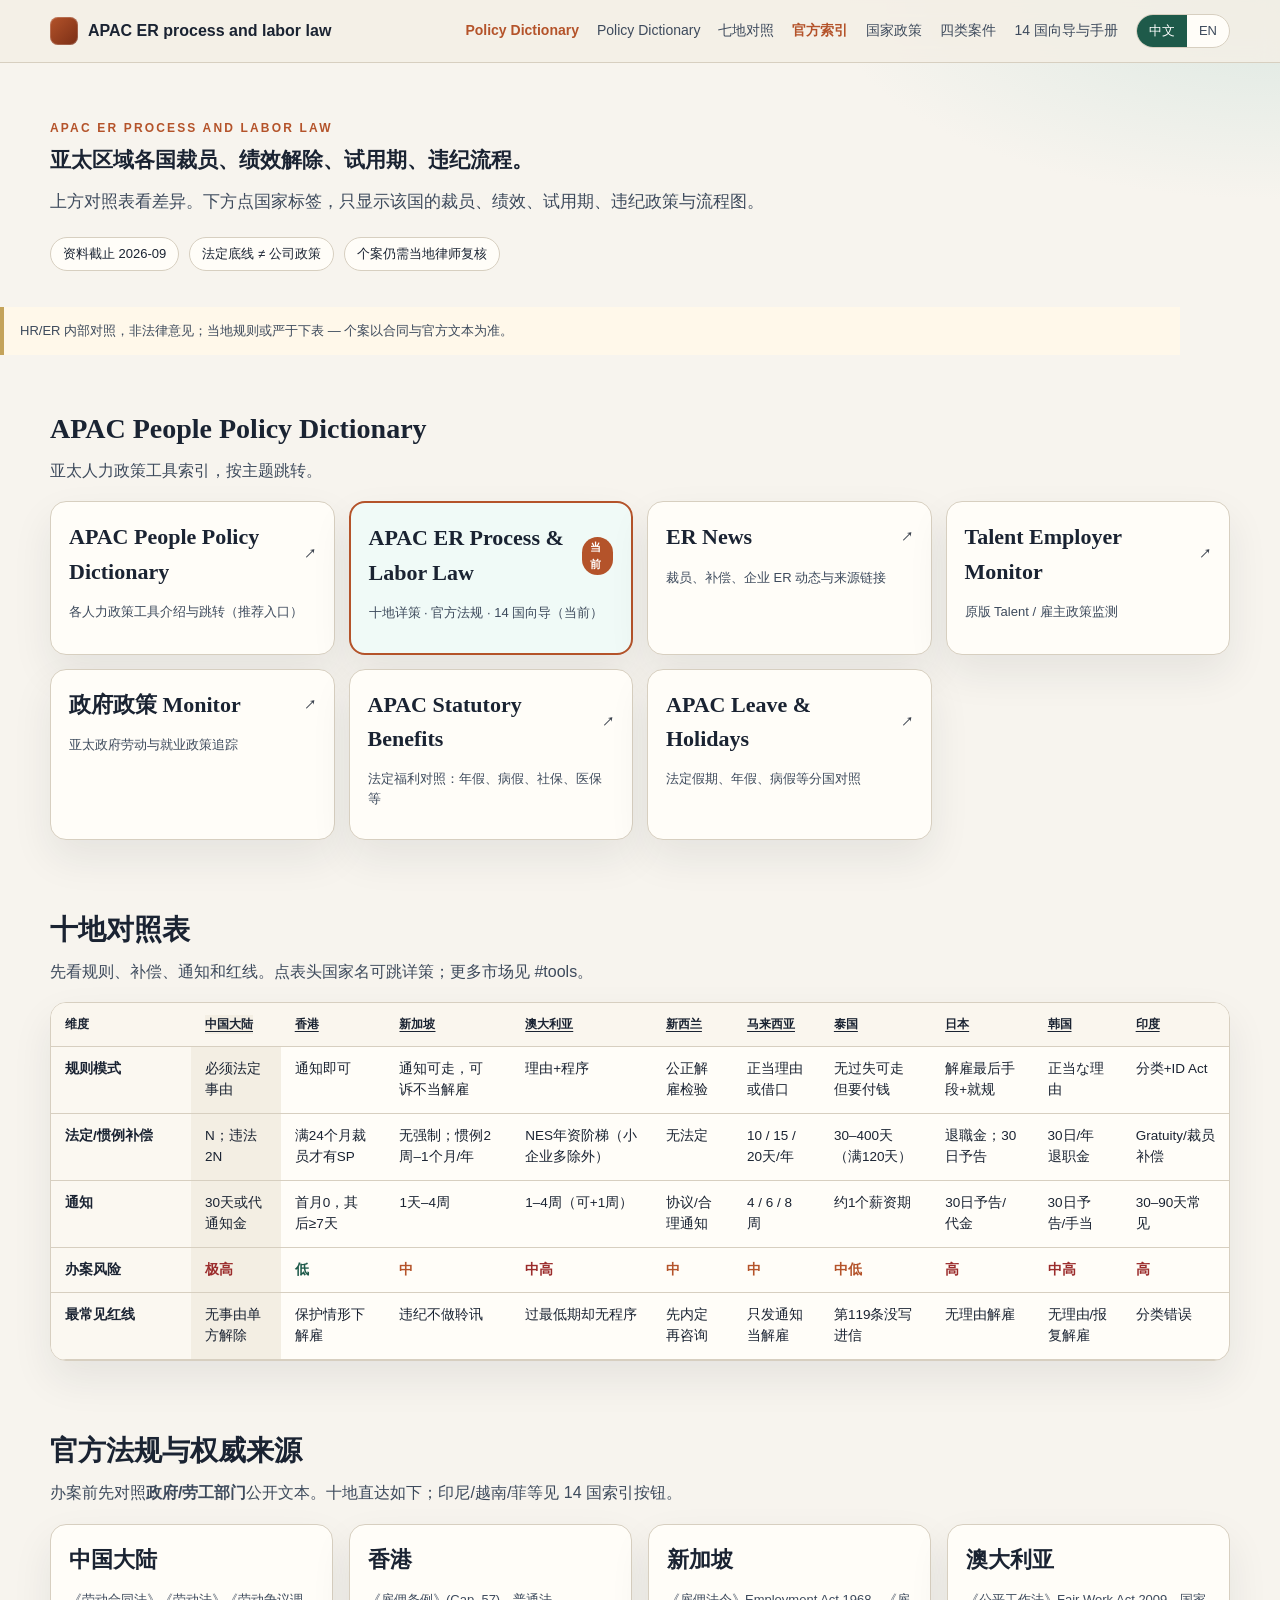
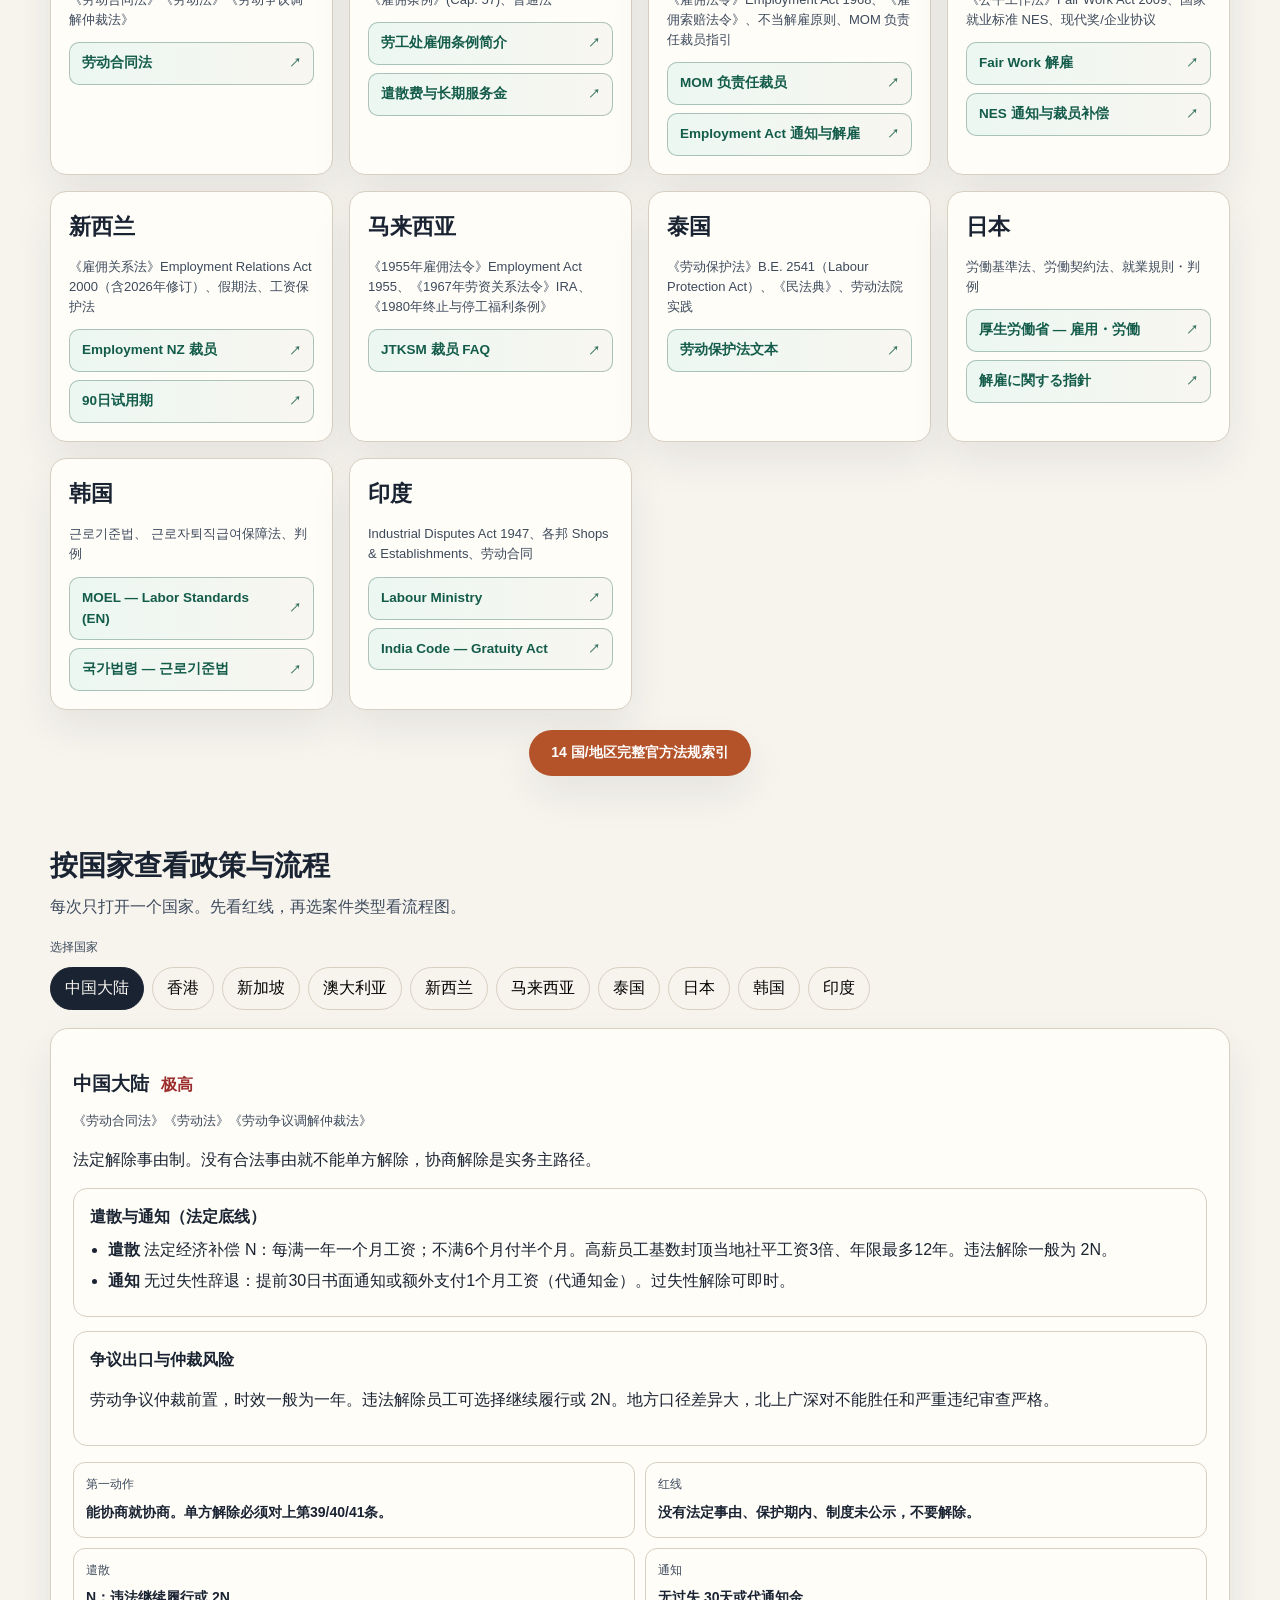
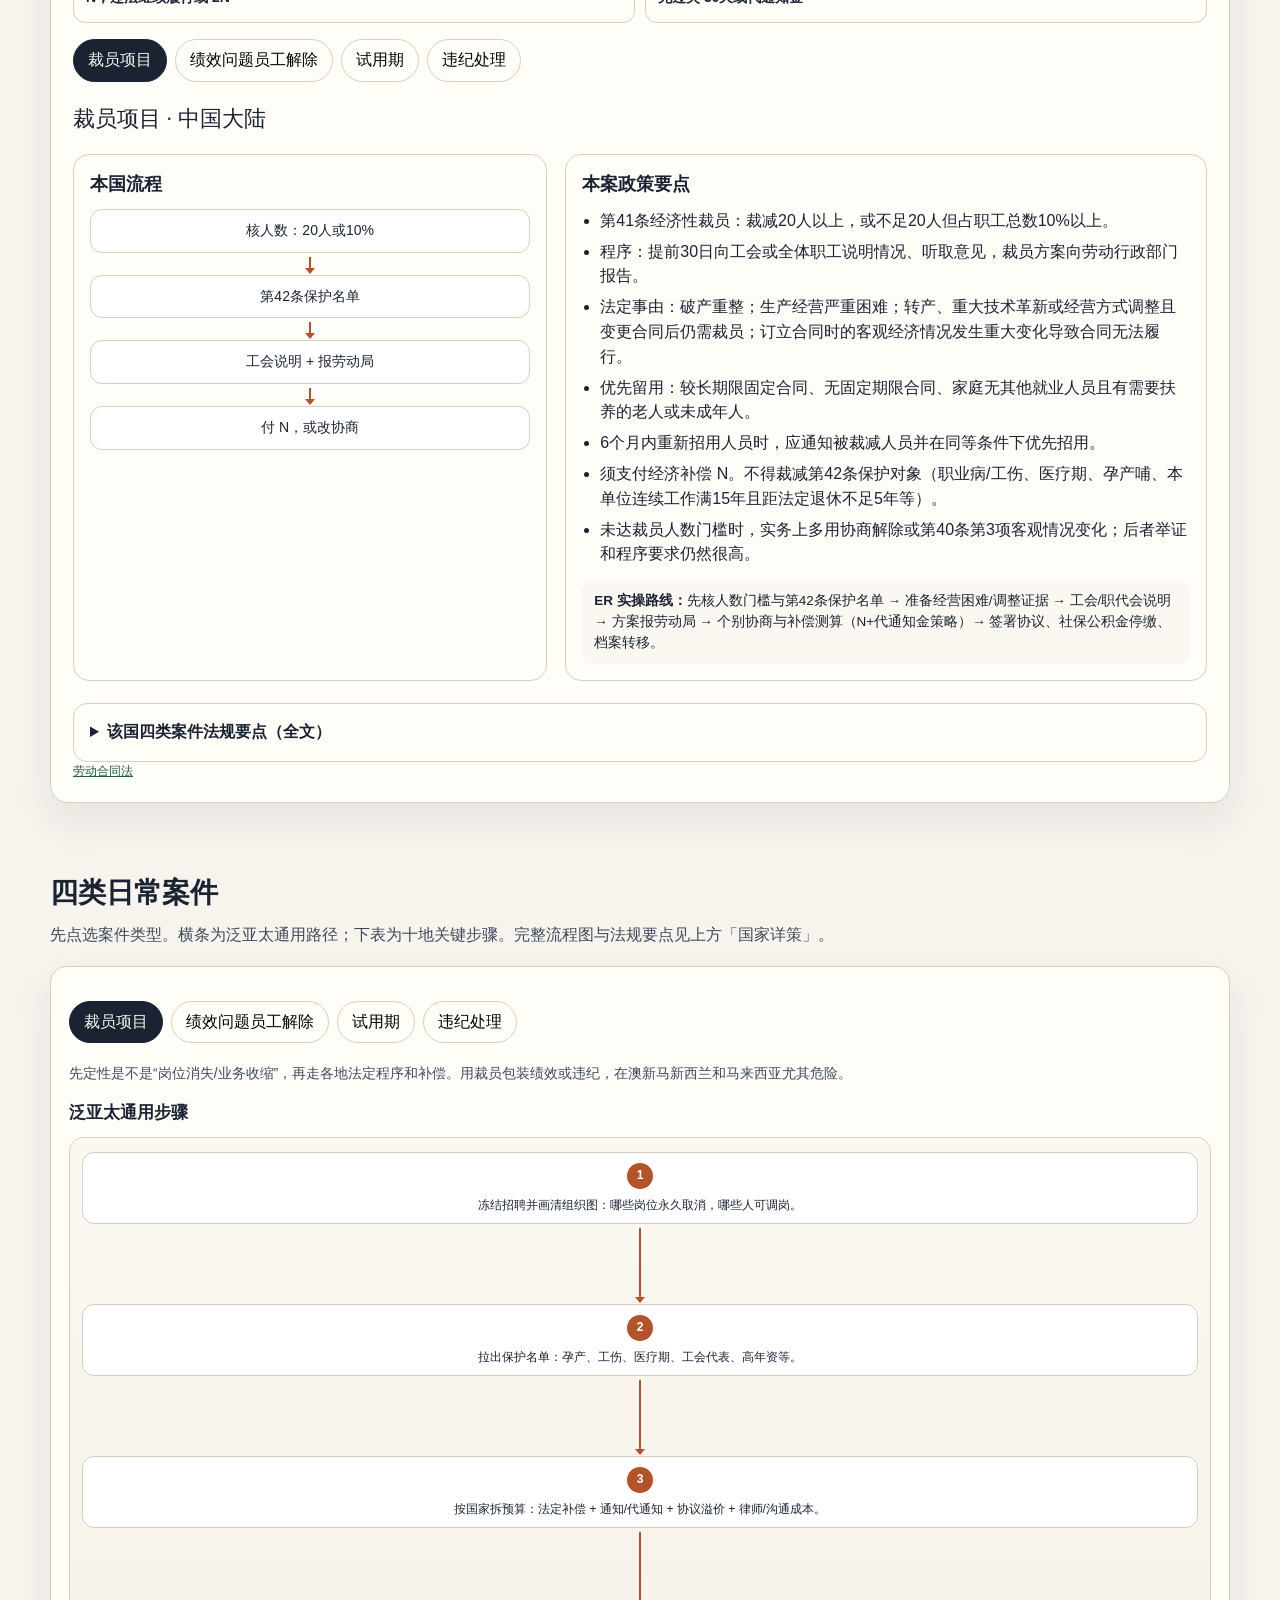
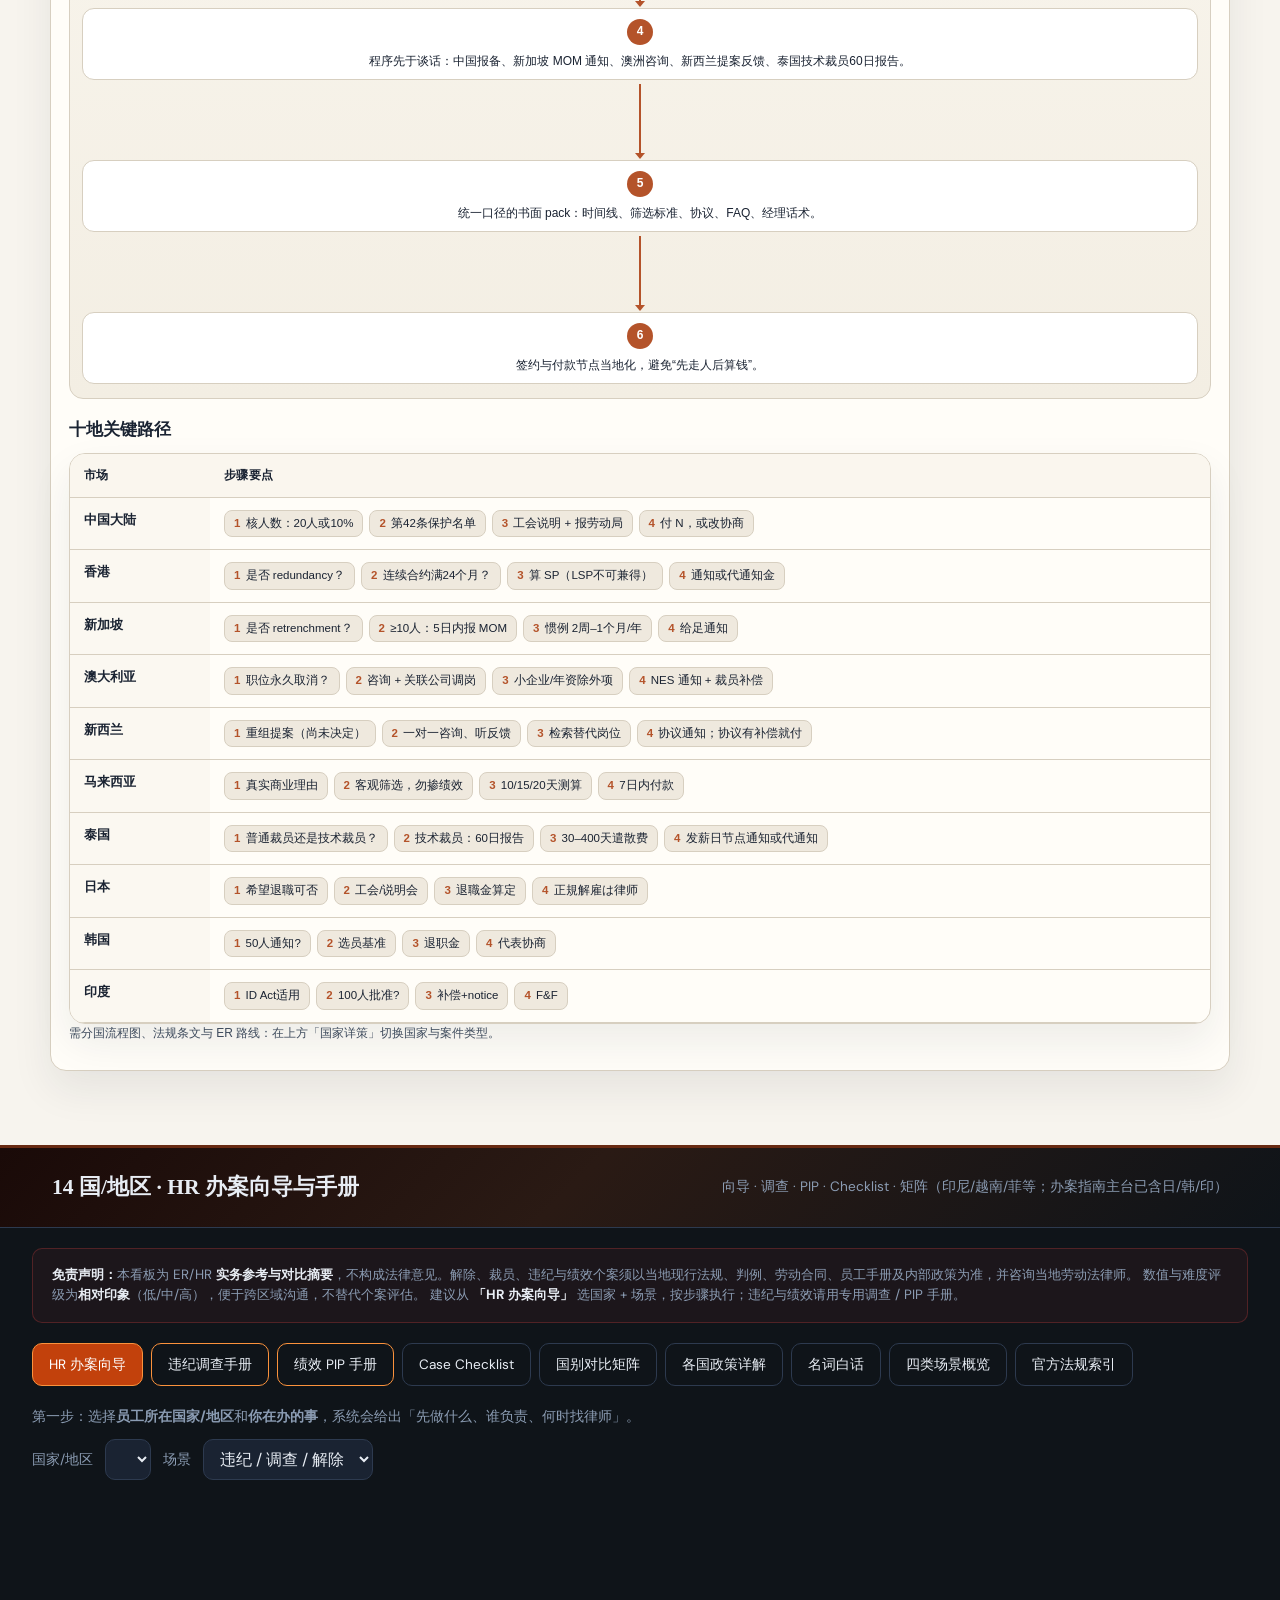
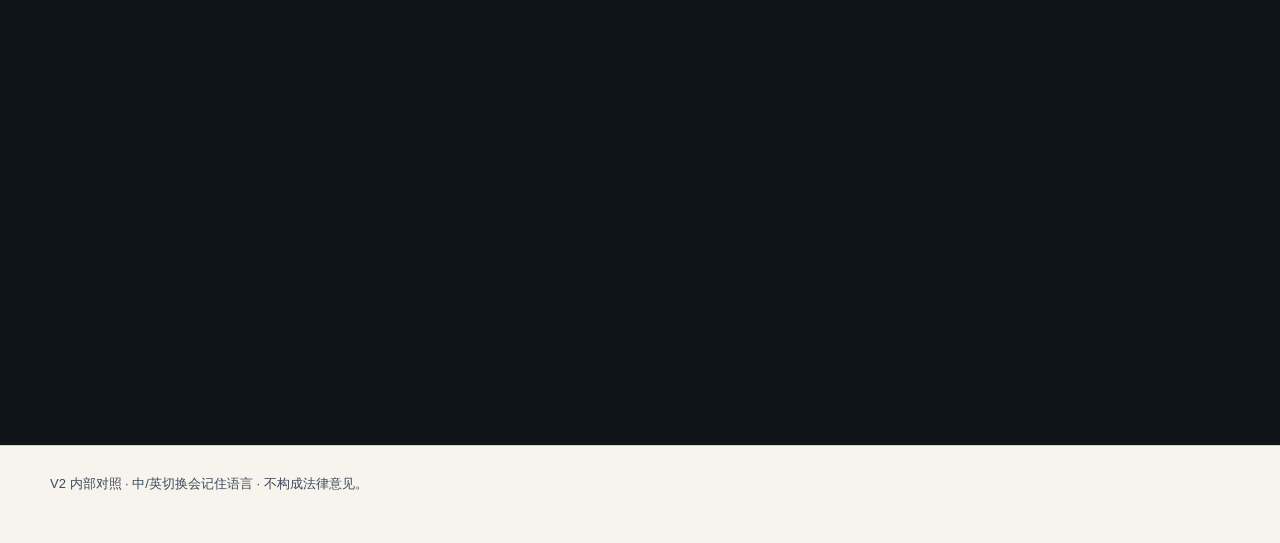
<file: web/index.html>
<!DOCTYPE html>
<html lang="zh-CN">
<head>
  <meta charset="UTF-8" />
  <meta name="viewport" content="width=device-width, initial-scale=1" />
  <title>APAC Labor Law &amp; HR Practice Guide</title>
  <link rel="preconnect" href="https://fonts.googleapis.com" />
  <link href="https://fonts.googleapis.com/css2?family=DM+Sans:wght@400;500;600;700&amp;display=swap" rel="stylesheet" />
  <link rel="stylesheet" href="css/styles.css" />
  <link rel="stylesheet" href="css/tools.css?v=20261126-er-news-tone" />
</head>
<body>
  <header class="topbar">
    <div class="wrap topbar-inner">
      <div class="brand"><span class="mark"></span><span id="ui-brand"></span></div>
      <div class="top-actions">
        <nav class="nav">
          <a href="er-dashboards.html" class="nav-home" id="ui-nav-index"></a>
          <a href="#hub" id="ui-nav-hub"></a>
          <a href="#compare" id="ui-nav-compare"></a>
          <a href="#sources" class="nav-sources" id="ui-nav-sources"></a>
          <a href="#countries" id="ui-nav-countries"></a>
          <a href="#cases" id="ui-nav-cases"></a>
          <a href="#tools" id="ui-nav-tools"></a>
        </nav>
        <div class="lang-switch" role="group" id="lang-switch">
          <button type="button" data-lang="zh">中文</button>
          <button type="button" data-lang="en">EN</button>
        </div>
      </div>
    </div>
  </header>

  <main id="view-desk">
    <section class="hero wrap">
      <div class="kicker" id="ui-kicker"></div>
      <h1 id="ui-h1"></h1>
      <p class="lede" id="ui-lede"></p>
      <div class="hero-meta">
        <span class="chip" id="ui-chip-date"></span>
        <span class="chip" id="ui-chip-floor"></span>
        <span class="chip" id="ui-chip-counsel"></span>
      </div>
    </section>

    <p class="notice wrap" id="ui-notice"></p>

    <section class="section wrap hub-section" id="hub">
      <h2 id="ui-hub-h2"></h2>
      <p class="sub" id="ui-hub-sub"></p>
      <div class="hub-grid" id="hub-grid"></div>
    </section>

    <section class="section wrap" id="compare">
      <h2 id="ui-compare-h2"></h2>
      <p class="sub" id="ui-compare-sub"></p>
      <div class="table-wrap">
        <table id="matrix"></table>
      </div>
    </section>

    <section class="section wrap sources-section" id="sources">
      <h2 id="ui-sources-h2"></h2>
      <p class="sub" id="ui-sources-sub"></p>
      <div class="sources-grid grid" id="sources-grid"></div>
      <p class="sources-more"><a href="#links" id="ui-sources-more14"></a></p>
    </section>

    <section class="section wrap" id="countries">
      <h2 id="ui-countries-h2"></h2>
      <p class="sub" id="ui-countries-sub"></p>
      <p class="hint" id="ui-pick-country"></p>
      <div class="filters country-tabs" id="country-tabs"></div>
      <article class="country-desk" id="country-desk"></article>
    </section>

    <section class="section wrap" id="cases">
      <h2 id="ui-cases-h2"></h2>
      <p class="sub" id="ui-cases-sub"></p>
      <div id="cases-root"></div>
    </section>
  </main>

  <section id="tools" class="tools-anchor" aria-hidden="true"></section>
  <section id="tools-section" aria-label="14-country ER tools">
    <div class="er14-tools-head">
      <div class="er14-tools-head-inner wrap">
        <h2 style="font-size:1.35rem;margin:0;color:#e8edf4">14 国/地区 · HR 办案向导与手册</h2>
        <p style="margin:0.35rem 0 0;color:#8b9cb3;font-size:0.85rem">向导 · 调查 · PIP · Checklist · 矩阵（印尼/越南/菲等；办案指南主台已含日/韩/印）</p>
      </div>
    </div>
    <div class="er14-container">
      <div class="er14-banner">
        <strong>免责声明：</strong>本看板为 ER/HR <strong>实务参考与对比摘要</strong>，不构成法律意见。解除、裁员、违纪与绩效个案须以当地现行法规、判例、劳动合同、员工手册及内部政策为准，并咨询当地劳动法律师。
        数值与难度评级为<strong>相对印象</strong>（低/中/高），便于跨区域沟通，不替代个案评估。
        建议从 <strong>「HR 办案向导」</strong> 选国家 + 场景，按步骤执行；违纪与绩效请用专用调查 / PIP 手册。
      </div>

      <nav class="er14-tabs" role="tablist">
        <button type="button" class="er14-tab active highlight" data-tab="wizard">HR 办案向导</button>
        <button type="button" class="er14-tab highlight" data-tab="investigation">违纪调查手册</button>
        <button type="button" class="er14-tab highlight" data-tab="pip-manual">绩效 PIP 手册</button>
        <button type="button" class="er14-tab" data-tab="checklist">Case Checklist</button>
        <button type="button" class="er14-tab" data-tab="matrix">国别对比矩阵</button>
        <button type="button" class="er14-tab" data-tab="detail">各国政策详解</button>
        <button type="button" class="er14-tab" data-tab="glossary">名词白话</button>
        <button type="button" class="er14-tab" data-tab="cases">四类场景概览</button>
        <button type="button" class="er14-tab" data-tab="links">官方法规索引</button>
      </nav>

      <section class="er14-panel active" id="panel-wizard">
        <p class="er14-plain-intro">第一步：选择<strong>员工所在国家/地区</strong>和<strong>你在办的事</strong>，系统会给出「先做什么、谁负责、何时找律师」。</p>
        <div class="er14-toolbar">
          <label style="font-size:0.85rem;color:var(--muted)">国家/地区</label>
          <select id="wizardCountry"></select>
          <label style="font-size:0.85rem;color:var(--muted)">场景</label>
          <select id="wizardCase">
            <option value="disc">违纪 / 调查 / 解除</option>
            <option value="pip">绩效不佳 / PIP</option>
            <option value="rif">裁员 / 重组</option>
            <option value="prob">试用期解除</option>
          </select>
        </div>
        <div id="wizardBody"></div>
      </section>

      <section class="er14-panel" id="panel-investigation">
        <p class="er14-plain-intro">完整 <strong>Investigation</strong>：从举报到决定，含证据、面谈、处分梯度。先选国家叠加当地要求。</p>
        <div class="er14-toolbar"><label style="font-size:0.85rem;color:var(--muted)">国家</label><select id="invCountry"></select></div>
        <div id="invBody"></div>
      </section>

      <section class="er14-panel" id="panel-pip-manual">
        <p class="er14-plain-intro">完整 <strong>绩效管理 + PIP</strong>：避免「突然解雇」印象，降低仲裁风险。</p>
        <div class="er14-toolbar"><label style="font-size:0.85rem;color:var(--muted)">国家</label><select id="pipCountry"></select></div>
        <div id="pipBody"></div>
      </section>

      <section class="er14-panel" id="panel-glossary">
        <div class="er14-country-grid" id="glossaryBody"></div>
      </section>

      <section class="er14-panel" id="panel-matrix">
        <div class="er14-card">
          <div class="er14-card-hd">
            <span>亚太 14 国/地区横向对比（可左右滚动）</span>
            <button type="button" class="er14-btn" id="exportMatrix">导出 CSV</button>
          </div>
          <div class="er14-table-wrap" id="matrixTable"></div>
        </div>
      </section>

      <section class="er14-panel" id="panel-checklist">
        <div class="er14-toolbar">
          <label style="font-size:0.85rem;color:var(--muted)">场景</label>
          <select id="casePick">
            <option value="rif">裁员 / 重组</option>
            <option value="pip">绩效解除</option>
            <option value="prob">试用期</option>
            <option value="disc">违纪</option>
          </select>
          <label style="font-size:0.85rem;color:var(--muted)">国家/地区</label>
          <select id="checkCountryPick"></select>
          <button type="button" class="er14-btn" id="printChecklist">打印本清单</button>
        </div>
        <div id="checklistBody"></div>
      </section>

      <section class="er14-panel" id="panel-detail">
        <label for="countryPick" style="font-size:0.85rem;color:var(--muted)">筛选国家：</label>
        <select id="countryPick">
          <option value="">全部</option>
        </select>
        <div class="er14-country-grid" id="countryDetail"></div>
      </section>

      <section class="er14-panel" id="panel-cases">
        <p style="font-size:0.84rem;color:var(--muted);margin-bottom:1rem;">分国逐步清单见 <strong>Case Checklist</strong> Tab；以下为四类场景通用步骤与国别差异摘要。</p>
        <div class="er14-case-grid" id="caseGuides"></div>
      </section>

      <section class="er14-panel" id="panel-links">
        <div class="er14-country-grid" id="linkIndex"></div>
      </section>
    </div>
  </section>

  <footer>
    <div class="wrap" id="ui-footer"></div>
  </footer>
  <script src="js/er-data.js"></script>
  <script src="js/er-compact.js"></script>
  <script src="js/er-extra-markets.js"></script>
  <script src="js/er-app.js"></script>
  <script src="js/tools-app.js"></script>
  <script src="er-playbooks.js"></script>
  <script>initPlaybooks();</script>
  <script src="js/shell.js"></script>
</body>
</html>
</file>
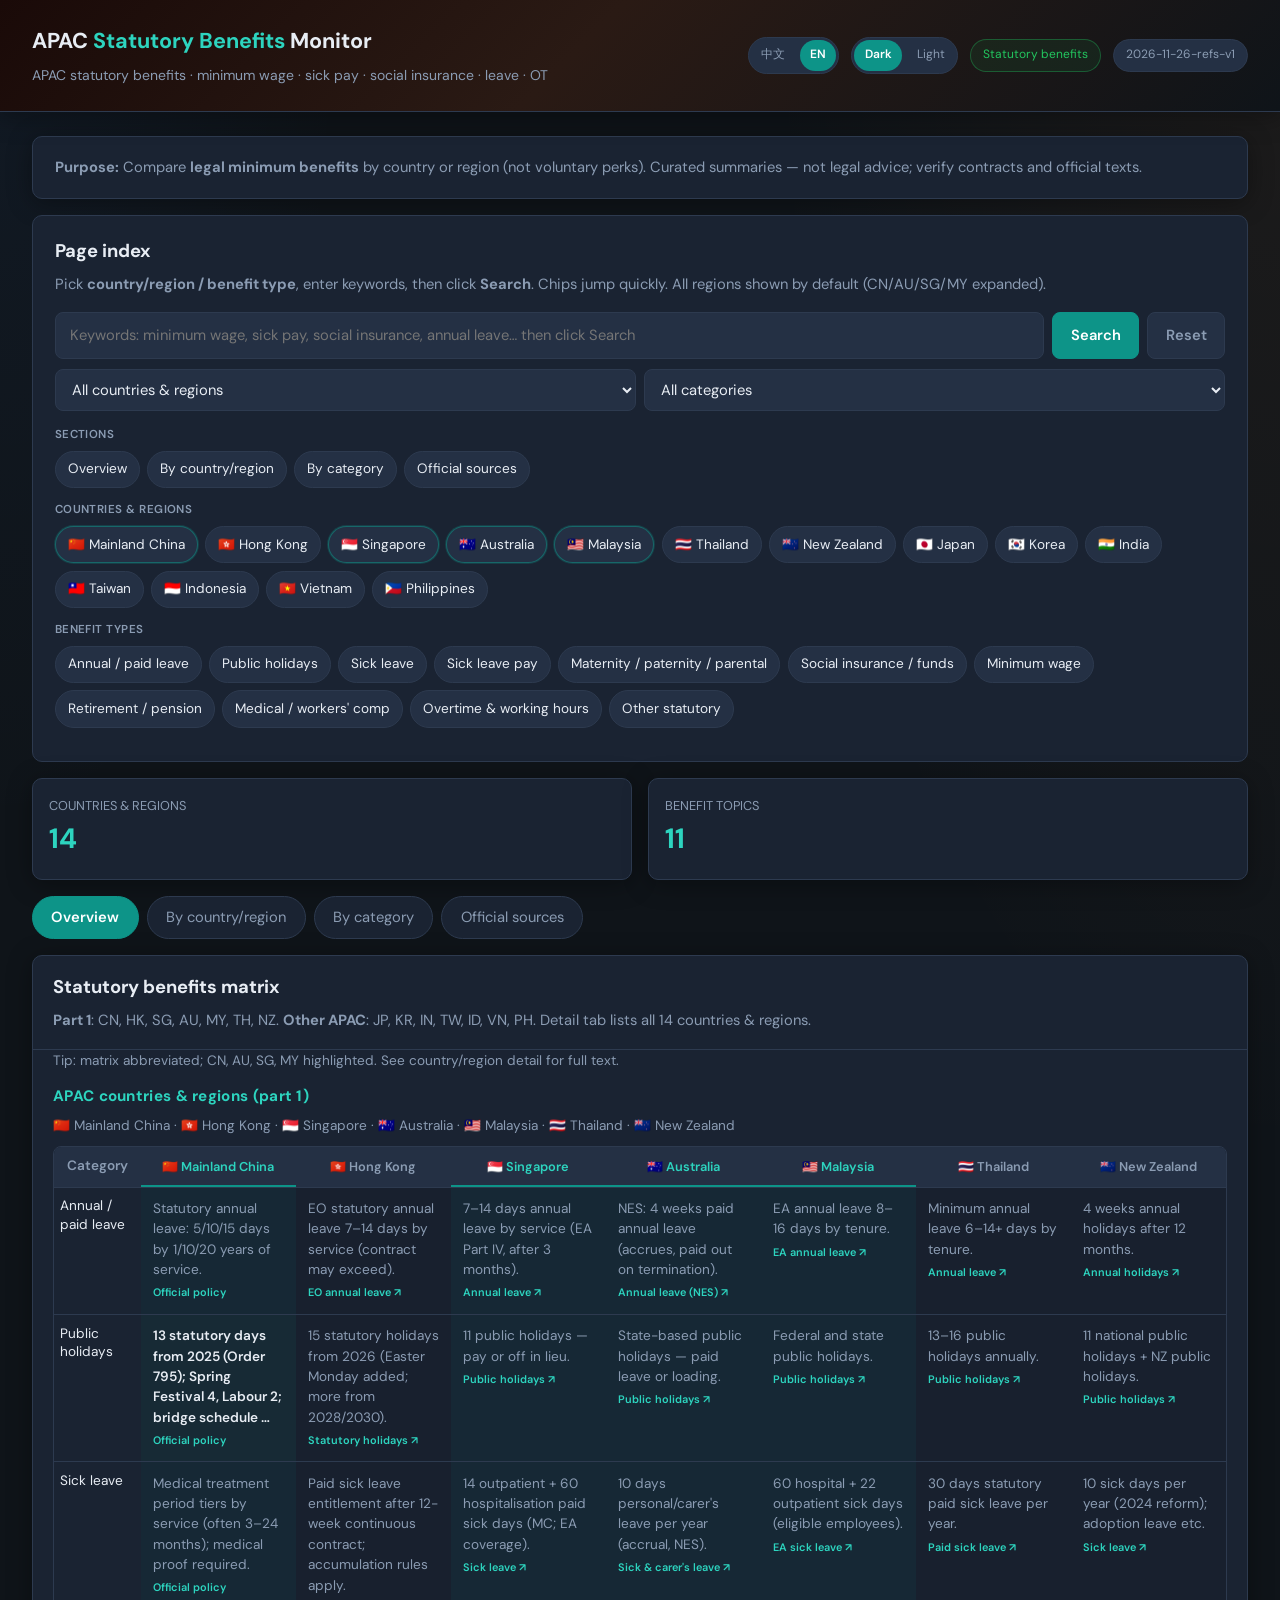
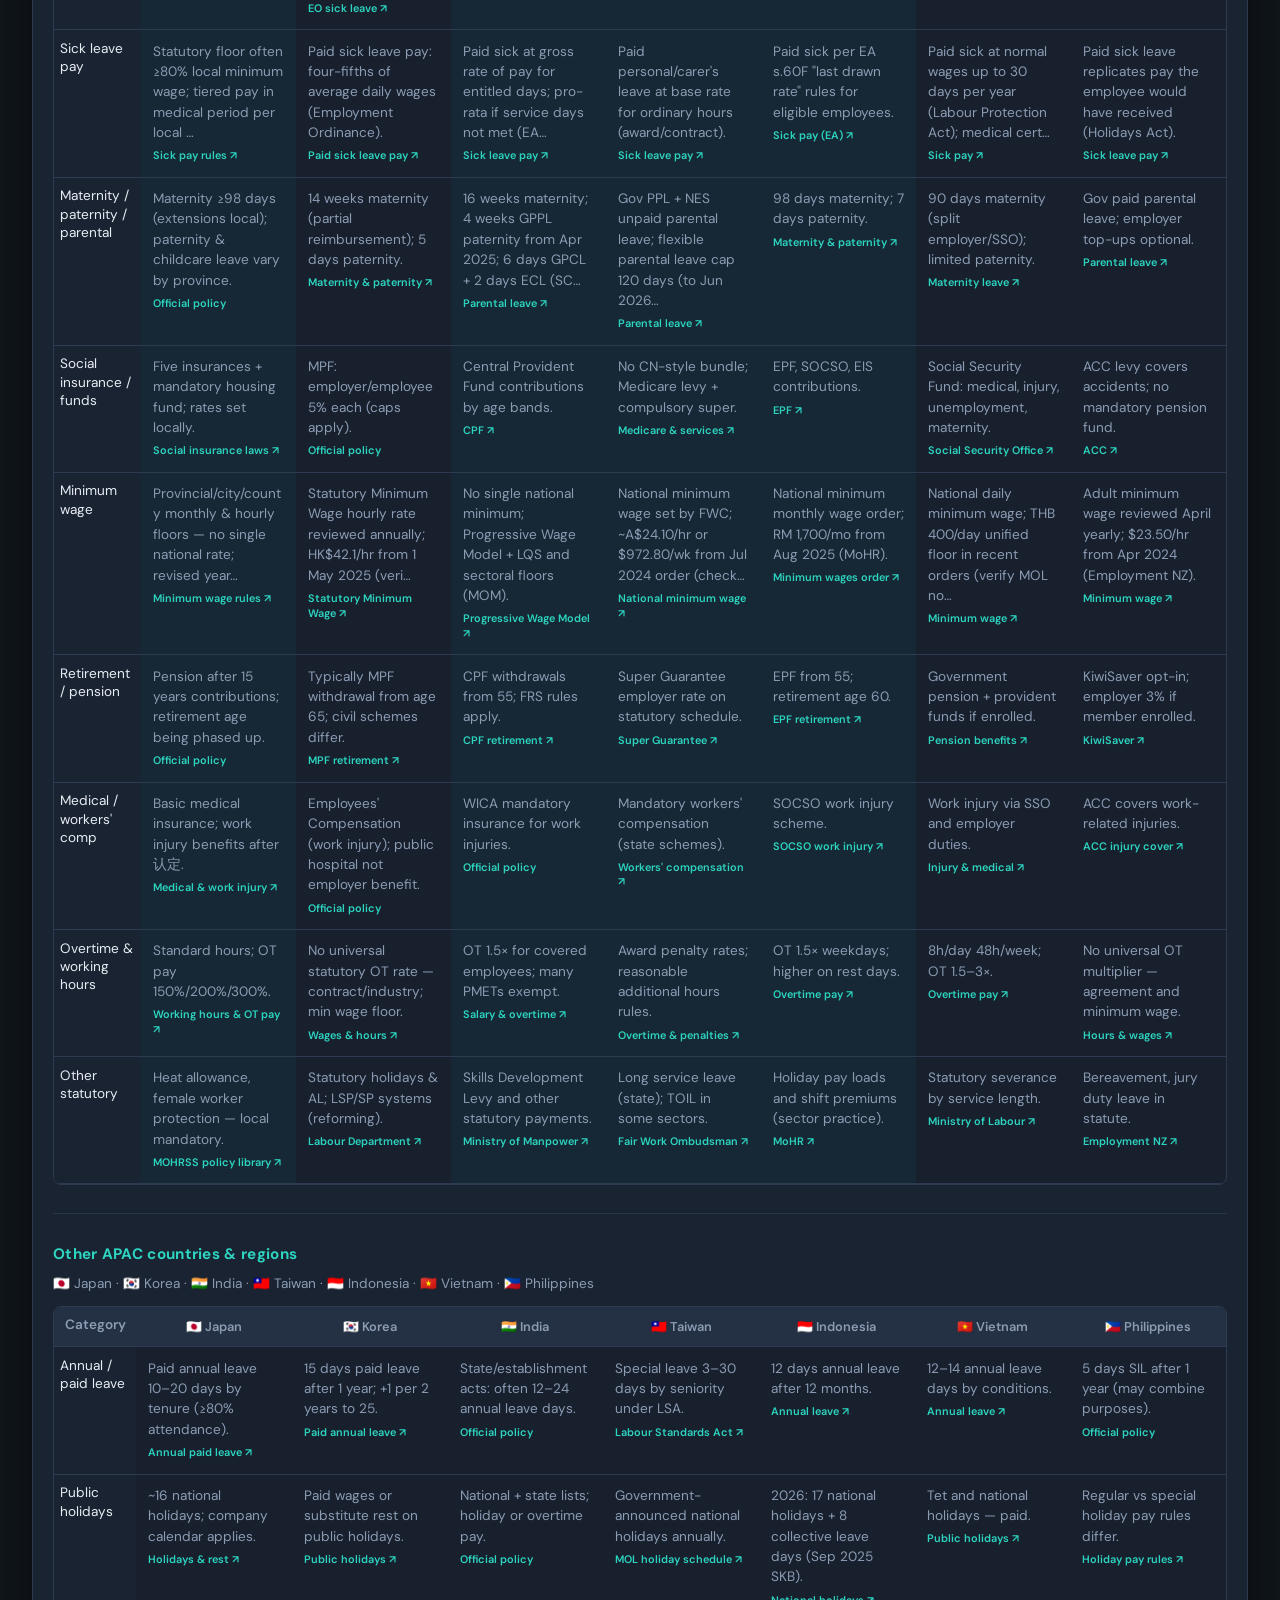
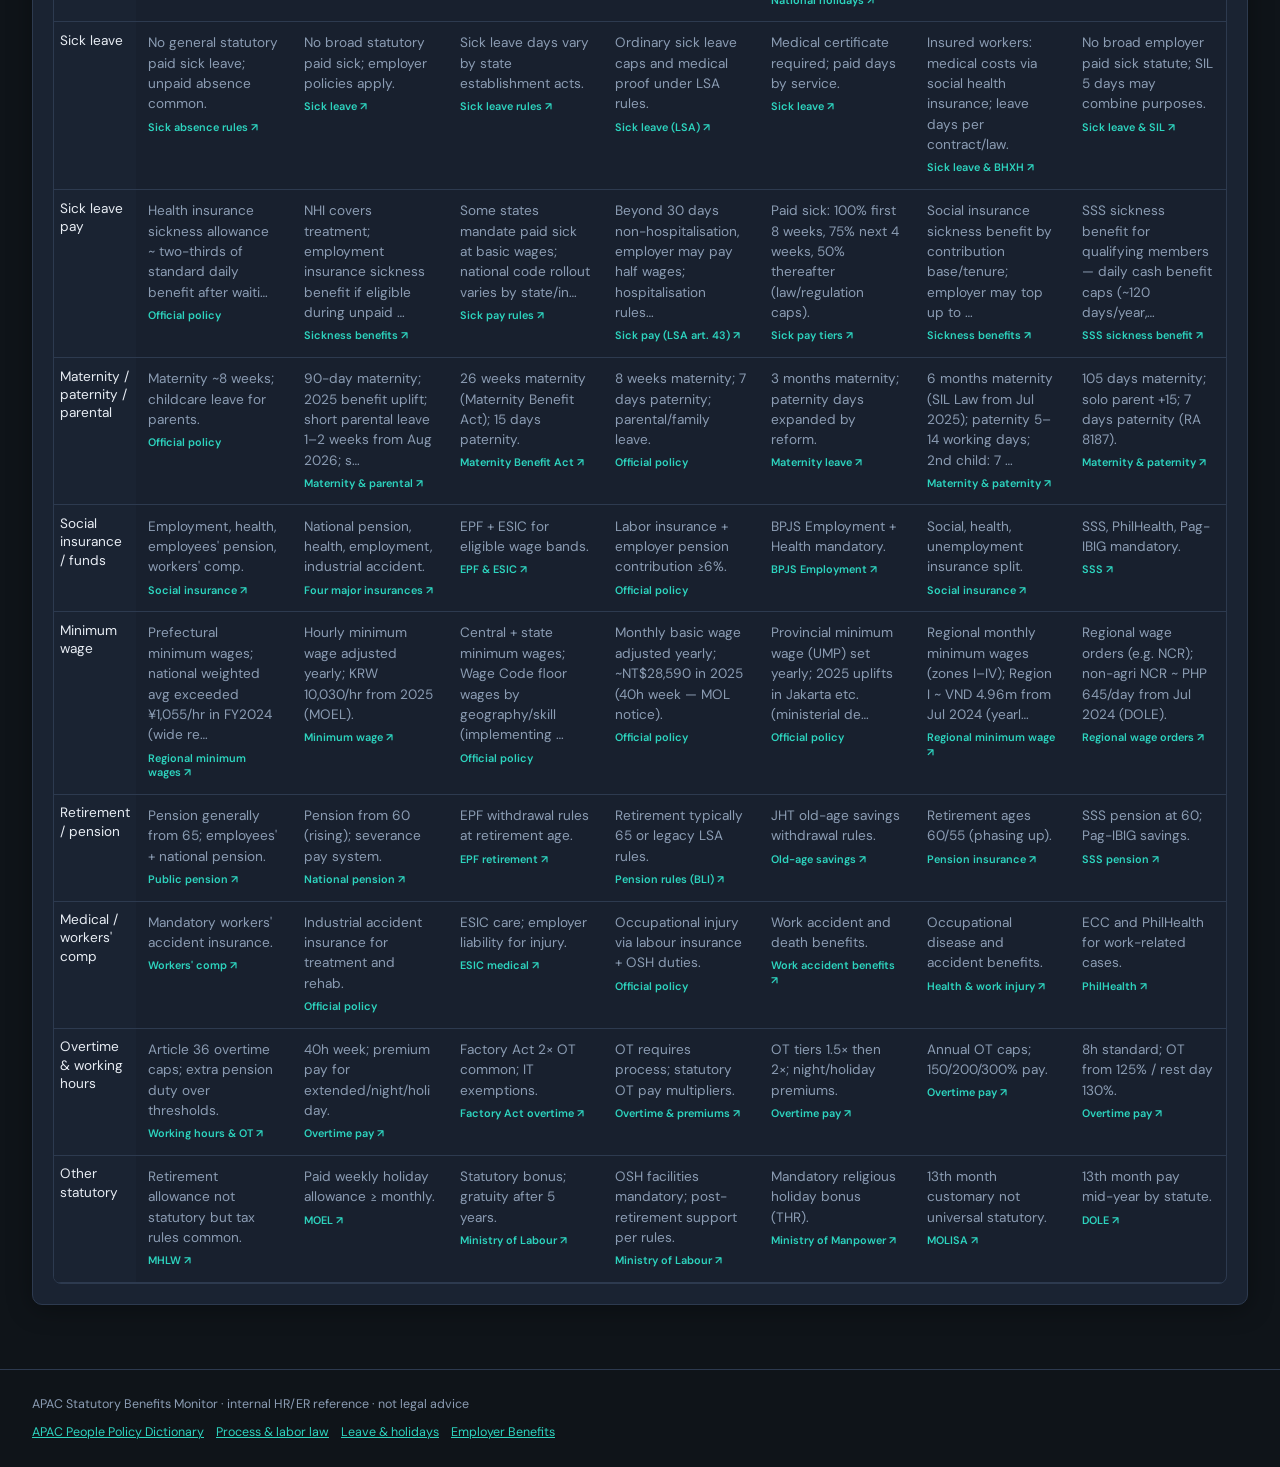
<file: web/benefits-monitor/index.html>
<!DOCTYPE html>
<html lang="en">
<head>
  <meta charset="UTF-8" />
  <meta name="viewport" content="width=device-width, initial-scale=1.0" />
  <meta http-equiv="Cache-Control" content="no-cache, no-store, must-revalidate" />
  <title>APAC Statutory Benefits Monitor</title>
  <link href="https://fonts.googleapis.com/css2?family=DM+Sans:wght@400;500;600;700&display=swap" rel="stylesheet" />
  <style>
    :root {
      --bg: #0f1419; --surface: #1a2332; --surface-2: #243044; --border: #2d3a4f;
      --text: #e8edf4; --text-muted: #8b9cb3; --accent: #0d9488; --accent-light: #2dd4bf;
      --green: #34d399; --radius: 10px;
    }
    * { box-sizing: border-box; margin: 0; padding: 0; }
    body { font-family: "DM Sans", system-ui, sans-serif; background: var(--bg); color: var(--text); line-height: 1.5; min-height: 100vh; }
    .header { border-bottom: 1px solid var(--border); padding: 1.5rem 2rem; position: sticky; top: 0; z-index: 50; }
    .header-inner { max-width: 1400px; margin: 0 auto; display: flex; flex-wrap: wrap; justify-content: space-between; gap: 1rem; }
    .logo-block h1 { font-size: 1.35rem; font-weight: 700; }
    .logo-block h1 span { color: var(--accent-light); }
    .logo-block p { color: var(--text-muted); font-size: 0.875rem; margin-top: 0.25rem; }
    .header-meta { display: flex; flex-wrap: wrap; gap: 0.75rem; align-items: center; }
    .badge { font-size: 0.75rem; padding: 0.35rem 0.75rem; border-radius: 999px; background: var(--surface-2); border: 1px solid var(--border); color: var(--text-muted); }
    .badge.live { color: var(--green); }
    .lang-switch { display: flex; gap: 4px; border: 1px solid var(--border); border-radius: 999px; padding: 2px; background: var(--surface-2); }
    .lang-switch button { border: 0; background: transparent; color: var(--text-muted); font: inherit; font-size: 0.75rem; padding: 0.35rem 0.65rem; border-radius: 999px; cursor: pointer; }
    .lang-switch button.active { background: var(--accent); color: #fff; font-weight: 600; }
    .container { max-width: 1400px; margin: 0 auto; padding: 1.5rem 2rem 3rem; }
    .intro-banner { background: var(--surface); border: 1px solid var(--border); border-radius: var(--radius); padding: 1rem; font-size: 0.84rem; color: var(--text-muted); margin-bottom: 1rem; }
    .stats-grid { display: grid; grid-template-columns: repeat(auto-fit, minmax(140px, 1fr)); gap: 1rem; margin-bottom: 1rem; }
    .stat-card { background: var(--surface); border: 1px solid var(--border); border-radius: var(--radius); padding: 1rem; }
    .stat-card .label { font-size: 0.72rem; color: var(--text-muted); text-transform: uppercase; }
    .stat-card .value { font-size: 1.5rem; font-weight: 700; color: var(--accent-light); }
    .tabs { display: flex; flex-wrap: wrap; gap: 0.5rem; margin-bottom: 1rem; }
    .tab-btn { border: 1px solid var(--border); background: var(--surface); color: var(--text-muted); padding: 0.5rem 1rem; border-radius: 999px; cursor: pointer; font: inherit; font-size: 0.85rem; }
    .tab-btn.active { background: var(--accent); border-color: var(--accent); color: #fff; font-weight: 600; }
    .panel { display: none; }
    .panel.active { display: block; }
    .card { background: var(--surface); border: 1px solid var(--border); border-radius: var(--radius); overflow: hidden; margin-bottom: 1rem; }
    .card-header { padding: 1rem 1.25rem; border-bottom: 1px solid var(--border); }
    .card-header h2 { font-size: 1rem; }
    .card-header .sub { font-size: 0.8rem; color: var(--text-muted); margin-top: 0.35rem; }
    table.matrix-table { width: 100%; border-collapse: collapse; }
    table.matrix-table th, table.matrix-table td { border-bottom: 1px solid var(--border); vertical-align: top; }
    table.matrix-table th { background: var(--surface-2); color: var(--text-muted); font-weight: 600; position: sticky; top: 0; }
    tr.hidden { display: none; }
    .table-wrap { overflow: auto; max-height: 70vh; }
    .source-links { padding: 1.25rem; }
    .source-links a { color: var(--accent-light); display: block; margin-bottom: 0.35rem; }
    .footer { max-width: 1400px; margin: 0 auto; padding: 1.5rem 2rem; border-top: 1px solid var(--border); font-size: 0.78rem; color: var(--text-muted); }
    .hub-footer { display: flex; flex-wrap: wrap; gap: 0.75rem; margin-top: 0.5rem; }
    .hub-footer a { color: var(--accent-light); }
    .matrix-stack {
      display: grid !important;
      grid-template-columns: minmax(0, 1fr) !important;
      grid-auto-flow: row;
      gap: 1.75rem;
      width: 100%;
    }
    .matrix-stack .matrix-block {
      grid-column: 1;
      width: 100% !important;
      max-width: 100% !important;
      min-width: 0;
    }
    .policy-spotlight:empty { display: none; }
  </style>
  <link rel="stylesheet" href="../css/monitor-business-dark.css?v=20261126-er-news-tone" />
  <link rel="stylesheet" href="css/benefits-monitor.css?v=20261126-er-news-tone" />
  <script src="../js/theme-draft-boot.js?v=20261126-theme-toggle"></script>
</head>
<body>
  <header class="header">
    <div class="header-inner">
      <div class="logo-block">
        <h1>APAC <span>Statutory Benefits</span> Monitor</h1>
        <p id="ui-subtitle"></p>
      </div>
      <div class="header-meta">
        <div class="lang-switch" id="lang-switch" role="group">
          <button type="button" data-lang="zh">中文</button>
          <button type="button" data-lang="en" class="active">EN</button>
        </div>
        <span class="badge live" id="ui-live"></span>
        <span class="badge" id="ui-data-version" title="Data snapshot">2026-11-26</span>
      </div>
    </div>
  </header>

  <main class="container">
    <div class="intro-banner" id="ui-intro"></div>

    <section class="home-index" id="homeIndex" aria-labelledby="ui-index-h2">
      <div class="home-index-head">
        <h2 id="ui-index-h2"></h2>
        <p class="sub" id="ui-index-sub"></p>
      </div>
      <div class="search-row">
        <input type="search" class="index-search" id="searchInput" autocomplete="off" />
        <button type="button" class="btn-search" id="searchApplyBtn"></button>
        <button type="button" class="btn-ghost" id="searchResetBtn"></button>
      </div>
      <div class="filter-row">
        <select id="countryFilter"><option value=""></option></select>
        <select id="categoryFilter"><option value=""></option></select>
      </div>
      <div class="index-sections">
        <span class="index-label" id="ui-index-sections-label"></span>
        <div class="index-chips index-chips-tabs" id="indexTabChips"></div>
      </div>
      <div class="index-sections">
        <span class="index-label" id="ui-index-markets-label"></span>
        <div class="index-chips" id="indexMarketChips"></div>
      </div>
      <div class="index-sections">
        <span class="index-label" id="ui-index-cats-label"></span>
        <div class="index-chips" id="indexCatChips"></div>
      </div>
      <div class="index-hits-wrap" id="indexHitsWrap" hidden>
        <h3 class="index-hits-title" id="ui-index-hits-title"></h3>
        <ul class="index-hits" id="indexHits" role="list"></ul>
      </div>
    </section>

    <section class="stats-grid" id="statsGrid"></section>
    <nav class="tabs">
      <button class="tab-btn active" data-tab="overview" id="ui-tab-overview"></button>
      <button class="tab-btn" data-tab="countries" id="ui-tab-countries"></button>
      <button class="tab-btn" data-tab="categories" id="ui-tab-categories"></button>
      <button class="tab-btn" data-tab="sources" id="ui-tab-sources"></button>
    </nav>

    <section class="panel active" id="panel-overview">
      <div class="card">
        <div class="card-header">
          <h2 id="ui-overview-h2"></h2>
          <p class="sub" id="ui-overview-sub"></p>
        </div>
        <div id="policySpotlight" class="policy-spotlight" aria-live="polite"></div>
        <p class="matrix-note" id="ui-matrix-hint"></p>
        <div class="matrix-stack" id="matrixStack" aria-live="polite"></div>
      </div>
    </section>

    <section class="panel" id="panel-countries">
      <div class="card">
        <div class="card-header">
          <h2 id="ui-countries-h2"></h2>
          <p class="sub" id="ui-countries-sub"></p>
        </div>
        <div class="country-accordion-list" id="countryGrid"></div>
      </div>
    </section>

    <section class="panel" id="panel-categories">
      <div class="card">
        <div class="card-header"><h2 id="ui-categories-h2"></h2></div>
        <div class="cat-panel" id="categoryPanel"></div>
      </div>
    </section>

    <section class="panel" id="panel-sources">
      <div class="card">
        <div class="card-header"><h2 id="ui-sources-h2"></h2></div>
        <div class="source-links" id="sourcePanel"></div>
      </div>
    </section>
  </main>

  <footer class="footer">
    <span id="ui-foot"></span>
    <div class="hub-footer">
      <a href="../er-dashboards.html?v=20261126-hub" id="ui-hub-index">APAC People Policy Dictionary</a>
      <a href="../index.html" id="ui-hub-labor">流程与劳动法</a>
      <a href="../leave-monitor/?v=20261126-hub" id="ui-hub-leave">Leave &amp; Holidays</a>
      <a href="../employer-benefits-summary/?v=202601-summary">Employer Benefits</a>
    </div>
  </footer>

  <script src="js/benefits-data.js?v=20261126-refs"></script>
  <script src="js/benefits-policy-refs.js?v=20261126-refs"></script>
  <script src="js/benefits-lang.js?v=20261126-no-coverage-chart"></script>
  <script src="js/benefits-app.js?v=20261126-no-coverage-chart"></script>
  <script>
    (function bootBenefitsMonitor() {
      const verBadge = document.getElementById("ui-data-version");
      if (verBadge && window.BENEFITS_DATA_VERSION) verBadge.textContent = window.BENEFITS_DATA_VERSION;
      if (typeof bindBenefitsUi === "function") bindBenefitsUi();
      if (window.BenefitsLang) BenefitsLang.init();
      else if (typeof applyBenefitViews === "function") applyBenefitViews();
    })();
  </script>
</body>
</html>
</file>
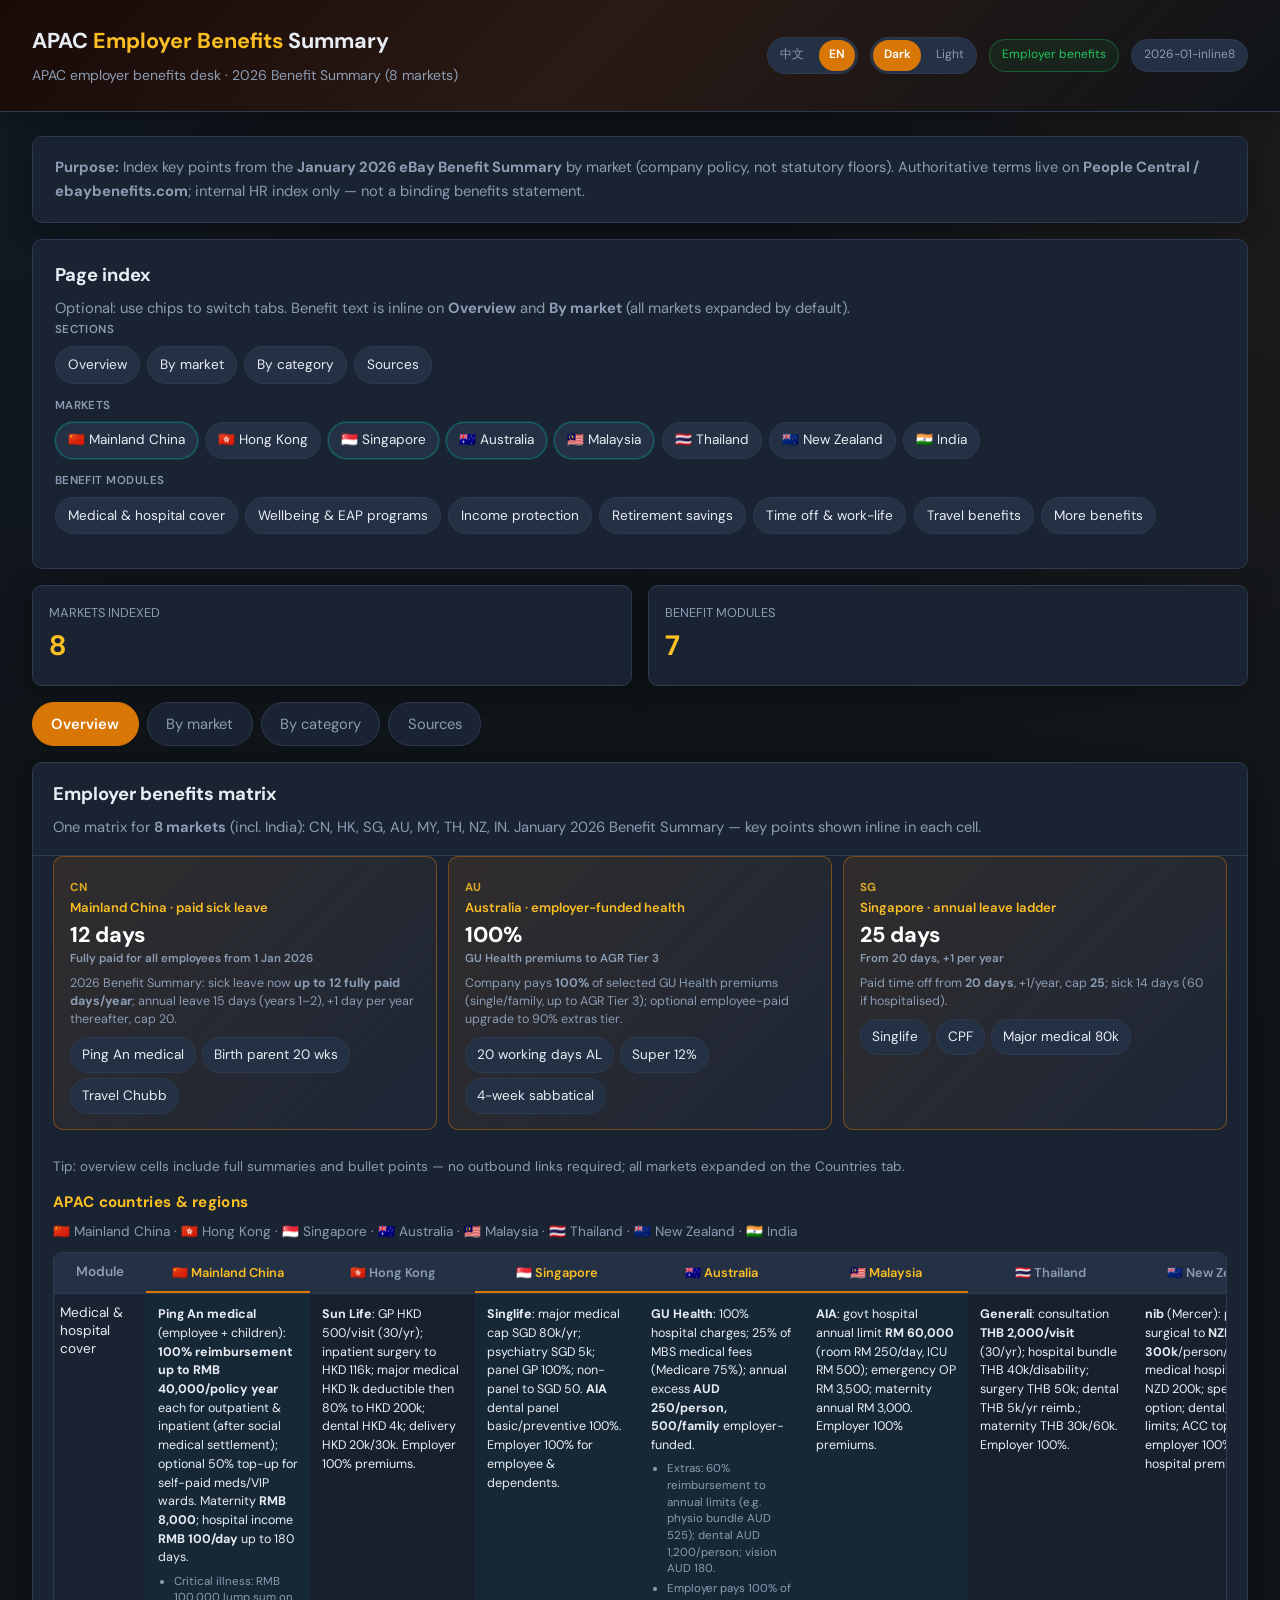
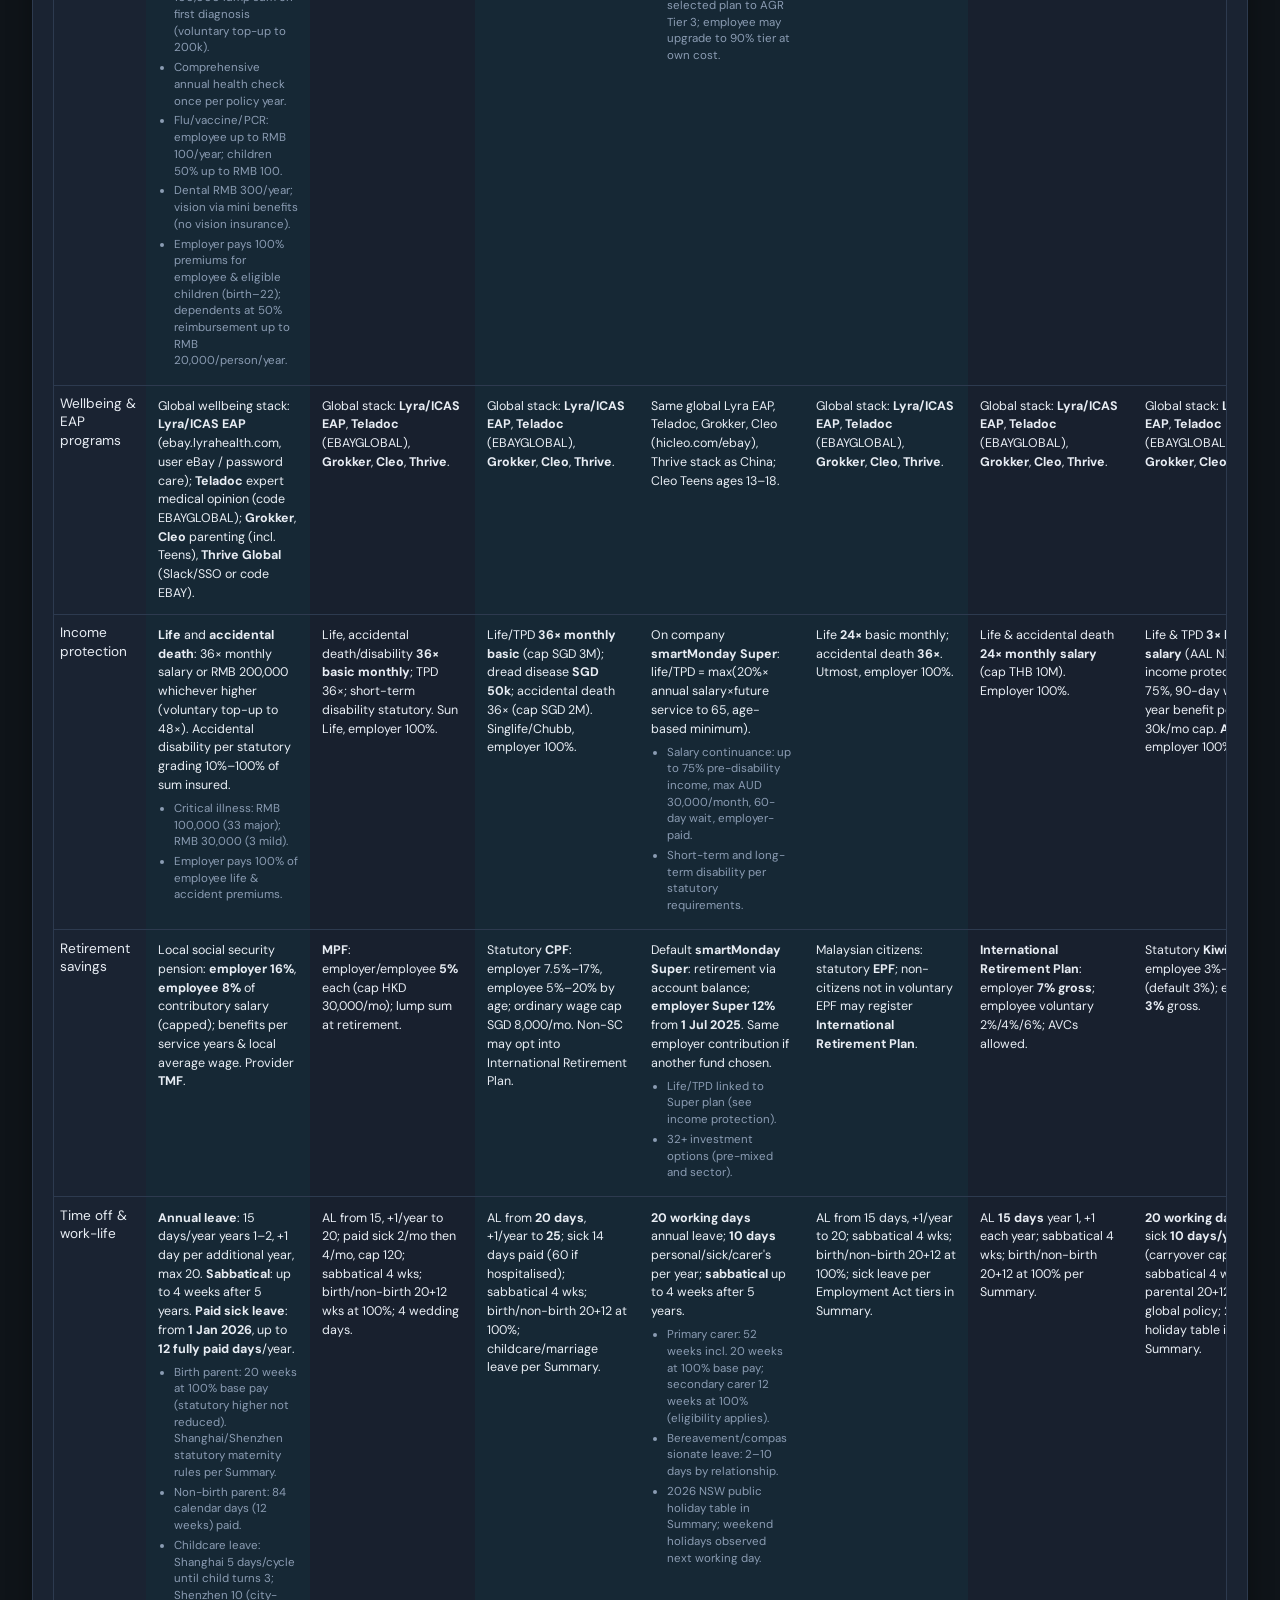
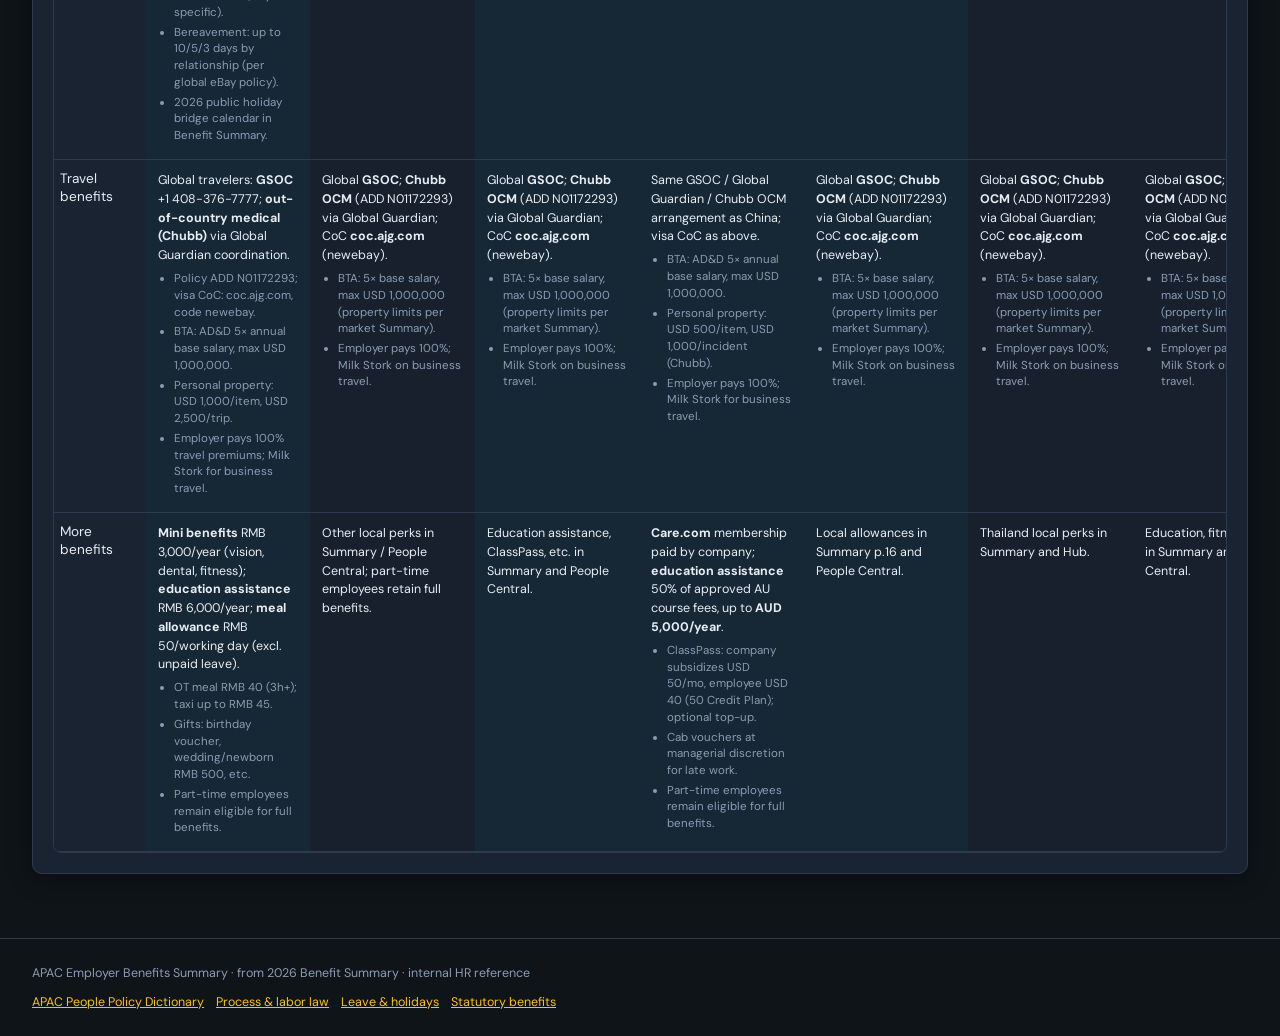
<file: web/employer-benefits-summary/index.html>
<!DOCTYPE html>
<html lang="en">
<head>
  <meta charset="UTF-8" />
  <meta name="viewport" content="width=device-width, initial-scale=1.0" />
  <meta http-equiv="Cache-Control" content="no-cache, no-store, must-revalidate" />
  <title>APAC Employer Benefits Summary</title>
  <link href="https://fonts.googleapis.com/css2?family=DM+Sans:wght@400;500;600;700&display=swap" rel="stylesheet" />
  <style>
    :root {
      --bg: #0f1419; --surface: #1a2332; --surface-2: #243044; --border: #2d3a4f;
      --text: #e8edf4; --text-muted: #8b9cb3; --accent: #d97706; --accent-light: #fbbf24;
      --green: #34d399; --radius: 10px;
    }
    * { box-sizing: border-box; margin: 0; padding: 0; }
    body { font-family: "DM Sans", system-ui, sans-serif; background: var(--bg); color: var(--text); line-height: 1.5; min-height: 100vh; }
    .header { border-bottom: 1px solid var(--border); padding: 1.5rem 2rem; position: sticky; top: 0; z-index: 50; }
    .header-inner { max-width: 1400px; margin: 0 auto; display: flex; flex-wrap: wrap; justify-content: space-between; gap: 1rem; }
    .logo-block h1 { font-size: 1.35rem; font-weight: 700; }
    .logo-block h1 span { color: var(--accent-light); }
    .logo-block p { color: var(--text-muted); font-size: 0.875rem; margin-top: 0.25rem; }
    .header-meta { display: flex; flex-wrap: wrap; gap: 0.75rem; align-items: center; }
    .badge { font-size: 0.75rem; padding: 0.35rem 0.75rem; border-radius: 999px; background: var(--surface-2); border: 1px solid var(--border); color: var(--text-muted); }
    .badge.live { color: var(--green); }
    .lang-switch { display: flex; gap: 4px; border: 1px solid var(--border); border-radius: 999px; padding: 2px; background: var(--surface-2); }
    .lang-switch button { border: 0; background: transparent; color: var(--text-muted); font: inherit; font-size: 0.75rem; padding: 0.35rem 0.65rem; border-radius: 999px; cursor: pointer; }
    .lang-switch button.active { background: var(--accent); color: #fff; font-weight: 600; }
    .container { max-width: 1400px; margin: 0 auto; padding: 1.5rem 2rem 3rem; }
    .intro-banner { background: var(--surface); border: 1px solid var(--border); border-radius: var(--radius); padding: 1rem; font-size: 0.84rem; color: var(--text-muted); margin-bottom: 1rem; }
    .stats-grid { display: grid; grid-template-columns: repeat(auto-fit, minmax(140px, 1fr)); gap: 1rem; margin-bottom: 1rem; }
    .stat-card { background: var(--surface); border: 1px solid var(--border); border-radius: var(--radius); padding: 1rem; }
    .stat-card .label { font-size: 0.72rem; color: var(--text-muted); text-transform: uppercase; }
    .stat-card .value { font-size: 1.5rem; font-weight: 700; color: var(--accent-light); }
    .tabs { display: flex; flex-wrap: wrap; gap: 0.5rem; margin-bottom: 1rem; }
    .tab-btn { border: 1px solid var(--border); background: var(--surface); color: var(--text-muted); padding: 0.5rem 1rem; border-radius: 999px; cursor: pointer; font: inherit; font-size: 0.85rem; }
    .tab-btn.active { background: var(--accent); border-color: var(--accent); color: #fff; font-weight: 600; }
    .panel { display: none; }
    .panel.active { display: block; }
    .card { background: var(--surface); border: 1px solid var(--border); border-radius: var(--radius); overflow: hidden; margin-bottom: 1rem; }
    .card-header { padding: 1rem 1.25rem; border-bottom: 1px solid var(--border); }
    .card-header h2 { font-size: 1rem; }
    .card-header .sub { font-size: 0.8rem; color: var(--text-muted); margin-top: 0.35rem; }
    table.matrix-table { width: 100%; border-collapse: collapse; }
    table.matrix-table th, table.matrix-table td { border-bottom: 1px solid var(--border); vertical-align: top; }
    table.matrix-table th { background: var(--surface-2); color: var(--text-muted); font-weight: 600; position: sticky; top: 0; }
    tr.hidden { display: none; }
    .table-wrap { overflow: auto; max-height: 70vh; }
    .source-links { padding: 1.25rem; }
    .source-links a { color: var(--accent-light); display: block; margin-bottom: 0.35rem; }
    .footer { max-width: 1400px; margin: 0 auto; padding: 1.5rem 2rem; border-top: 1px solid var(--border); font-size: 0.78rem; color: var(--text-muted); }
    .hub-footer { display: flex; flex-wrap: wrap; gap: 0.75rem; margin-top: 0.5rem; }
    .hub-footer a { color: var(--accent-light); }
    .matrix-stack {
      display: grid !important;
      grid-template-columns: minmax(0, 1fr) !important;
      grid-auto-flow: row;
      gap: 1.75rem;
      width: 100%;
    }
    .matrix-stack .matrix-block {
      grid-column: 1;
      width: 100% !important;
      max-width: 100% !important;
      min-width: 0;
    }
    .policy-spotlight:empty { display: none; }
  </style>
  <link rel="stylesheet" href="../css/monitor-business-dark.css?v=20261126-er-news-tone" />
  <link rel="stylesheet" href="css/employer-benefits.css?v=20261126-er-news-tone" />
  <script src="../js/theme-draft-boot.js?v=20261126-theme-toggle"></script>
</head>
<body>
  <header class="header">
    <div class="header-inner">
      <div class="logo-block">
        <h1>APAC <span>Employer Benefits</span> Summary</h1>
        <p id="ui-subtitle"></p>
      </div>
      <div class="header-meta">
        <div class="lang-switch" id="lang-switch" role="group">
          <button type="button" data-lang="zh">中文</button>
          <button type="button" data-lang="en" class="active">EN</button>
        </div>
        <span class="badge live" id="ui-live"></span>
        <span class="badge" id="ui-data-version" title="Data snapshot">2026-01</span>
      </div>
    </div>
  </header>

  <main class="container">
    <div class="intro-banner" id="ui-intro"></div>

    <section class="home-index" id="homeIndex" aria-labelledby="ui-index-h2">
      <div class="home-index-head">
        <h2 id="ui-index-h2"></h2>
        <p class="sub" id="ui-index-sub"></p>
      </div>
      <div class="search-row">
        <input type="search" class="index-search" id="searchInput" autocomplete="off" />
        <button type="button" class="btn-search" id="searchApplyBtn"></button>
        <button type="button" class="btn-ghost" id="searchResetBtn"></button>
      </div>
      <div class="filter-row">
        <select id="countryFilter"><option value=""></option></select>
        <select id="categoryFilter"><option value=""></option></select>
      </div>
      <div class="index-sections">
        <span class="index-label" id="ui-index-sections-label"></span>
        <div class="index-chips index-chips-tabs" id="indexTabChips"></div>
      </div>
      <div class="index-sections">
        <span class="index-label" id="ui-index-markets-label"></span>
        <div class="index-chips" id="indexMarketChips"></div>
      </div>
      <div class="index-sections">
        <span class="index-label" id="ui-index-cats-label"></span>
        <div class="index-chips" id="indexCatChips"></div>
      </div>
      <div class="index-hits-wrap" id="indexHitsWrap" hidden>
        <h3 class="index-hits-title" id="ui-index-hits-title"></h3>
        <ul class="index-hits" id="indexHits" role="list"></ul>
      </div>
    </section>

    <section class="stats-grid" id="statsGrid"></section>
    <nav class="tabs">
      <button class="tab-btn active" data-tab="overview" id="ui-tab-overview"></button>
      <button class="tab-btn" data-tab="countries" id="ui-tab-countries"></button>
      <button class="tab-btn" data-tab="categories" id="ui-tab-categories"></button>
      <button class="tab-btn" data-tab="sources" id="ui-tab-sources"></button>
    </nav>

    <section class="panel active" id="panel-overview">
      <div class="card">
        <div class="card-header">
          <h2 id="ui-overview-h2"></h2>
          <p class="sub" id="ui-overview-sub"></p>
        </div>
        <div id="policySpotlight" class="policy-spotlight" aria-live="polite"></div>
        <p class="matrix-note" id="ui-matrix-hint"></p>
        <div class="matrix-stack" id="matrixStack" aria-live="polite"></div>
      </div>
    </section>

    <section class="panel" id="panel-countries">
      <div class="card">
        <div class="card-header">
          <h2 id="ui-countries-h2"></h2>
          <p class="sub" id="ui-countries-sub"></p>
        </div>
        <div class="country-accordion-list" id="countryGrid"></div>
      </div>
    </section>

    <section class="panel" id="panel-categories">
      <div class="card">
        <div class="card-header"><h2 id="ui-categories-h2"></h2></div>
        <div class="cat-panel" id="categoryPanel"></div>
      </div>
    </section>

    <section class="panel" id="panel-sources">
      <div class="card">
        <div class="card-header"><h2 id="ui-sources-h2"></h2></div>
        <div class="source-links" id="sourcePanel"></div>
      </div>
    </section>
  </main>

  <footer class="footer">
    <span id="ui-foot"></span>
    <div class="hub-footer">
      <a href="../er-dashboards.html?v=202601-inline8" id="ui-hub-index">APAC People Policy Dictionary</a>
      <a href="../index.html" id="ui-hub-labor">流程与劳动法</a>
      <a href="../leave-monitor/?v=20261126-hub" id="ui-hub-leave">Leave &amp; Holidays</a>
      <a href="../benefits-monitor/?v=20261126-hub" id="ui-hub-statutory">Statutory Benefits</a>
    </div>
  </footer>

  <script src="js/employer-benefits-data.js?v=202601-inline8"></script>
  <script src="js/employer-benefits-policy-refs.js?v=202601-inline8"></script>
  <script src="js/employer-benefits-lang.js?v=20261126-no-module-chart"></script>
  <script src="js/employer-benefits-app.js?v=20261126-no-module-chart"></script>
  <script>
    (function bootEmployerBenefitsSummary() {
      const verBadge = document.getElementById("ui-data-version");
      if (verBadge && window.BENEFITS_DATA_VERSION) verBadge.textContent = window.BENEFITS_DATA_VERSION;
      if (typeof bindBenefitsUi === "function") bindBenefitsUi();
      if (window.BenefitsLang) BenefitsLang.init();
      else if (typeof applyBenefitViews === "function") applyBenefitViews();
    })();
  </script>
</body>
</html>
</file>
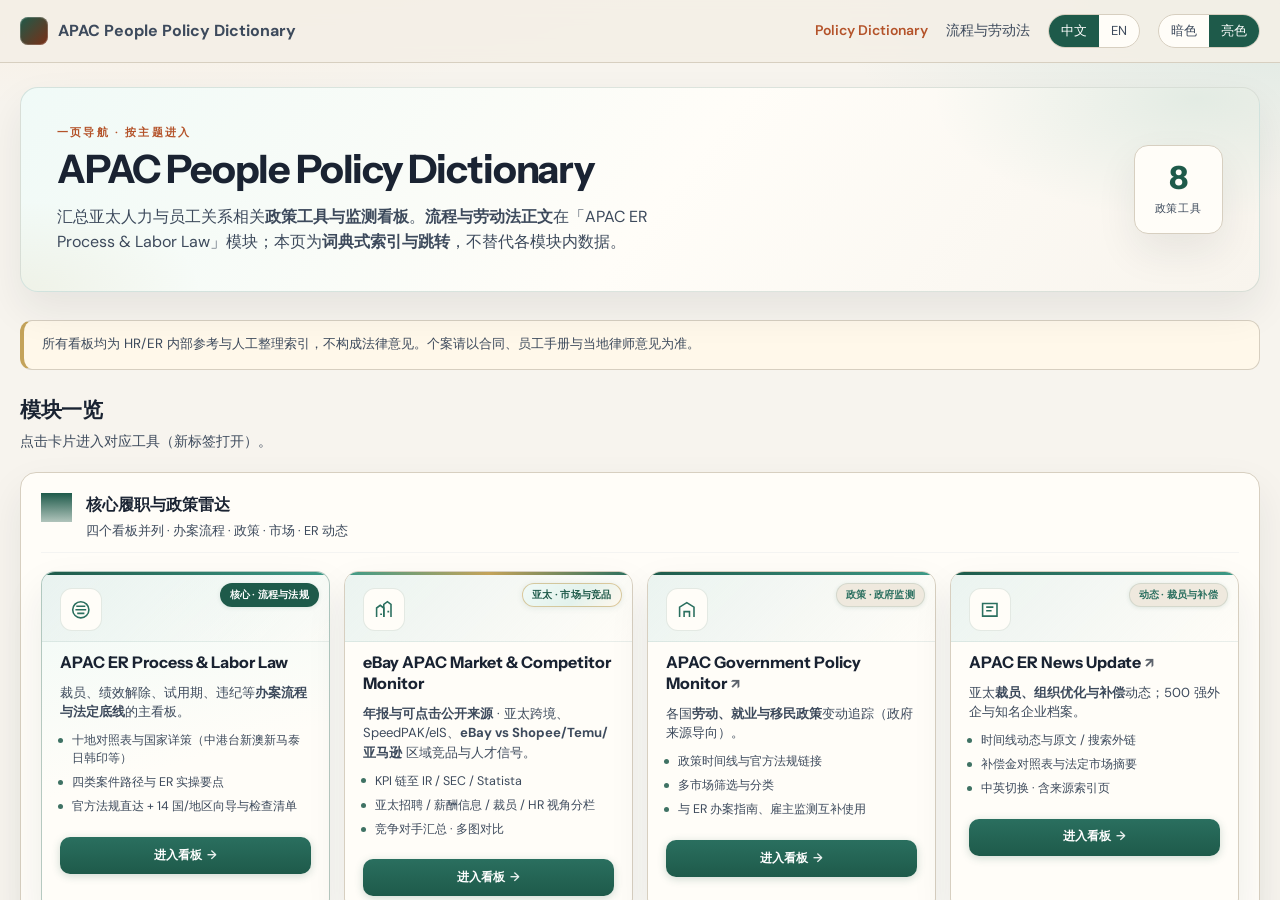
<file: web/er-dashboards-preview.html>
<!DOCTYPE html>
<html lang="zh-CN">
<head>
  <meta charset="UTF-8" />
  <meta http-equiv="refresh" content="0; url=./er-dashboards.html" />
  <title>Redirect — APAC People Policy Dictionary</title>
  <link rel="canonical" href="./er-dashboards.html" />
</head>
<body>
  <p>已合并至正式首页：<a href="./er-dashboards.html">er-dashboards.html</a></p>
</body>
</html>
</file>
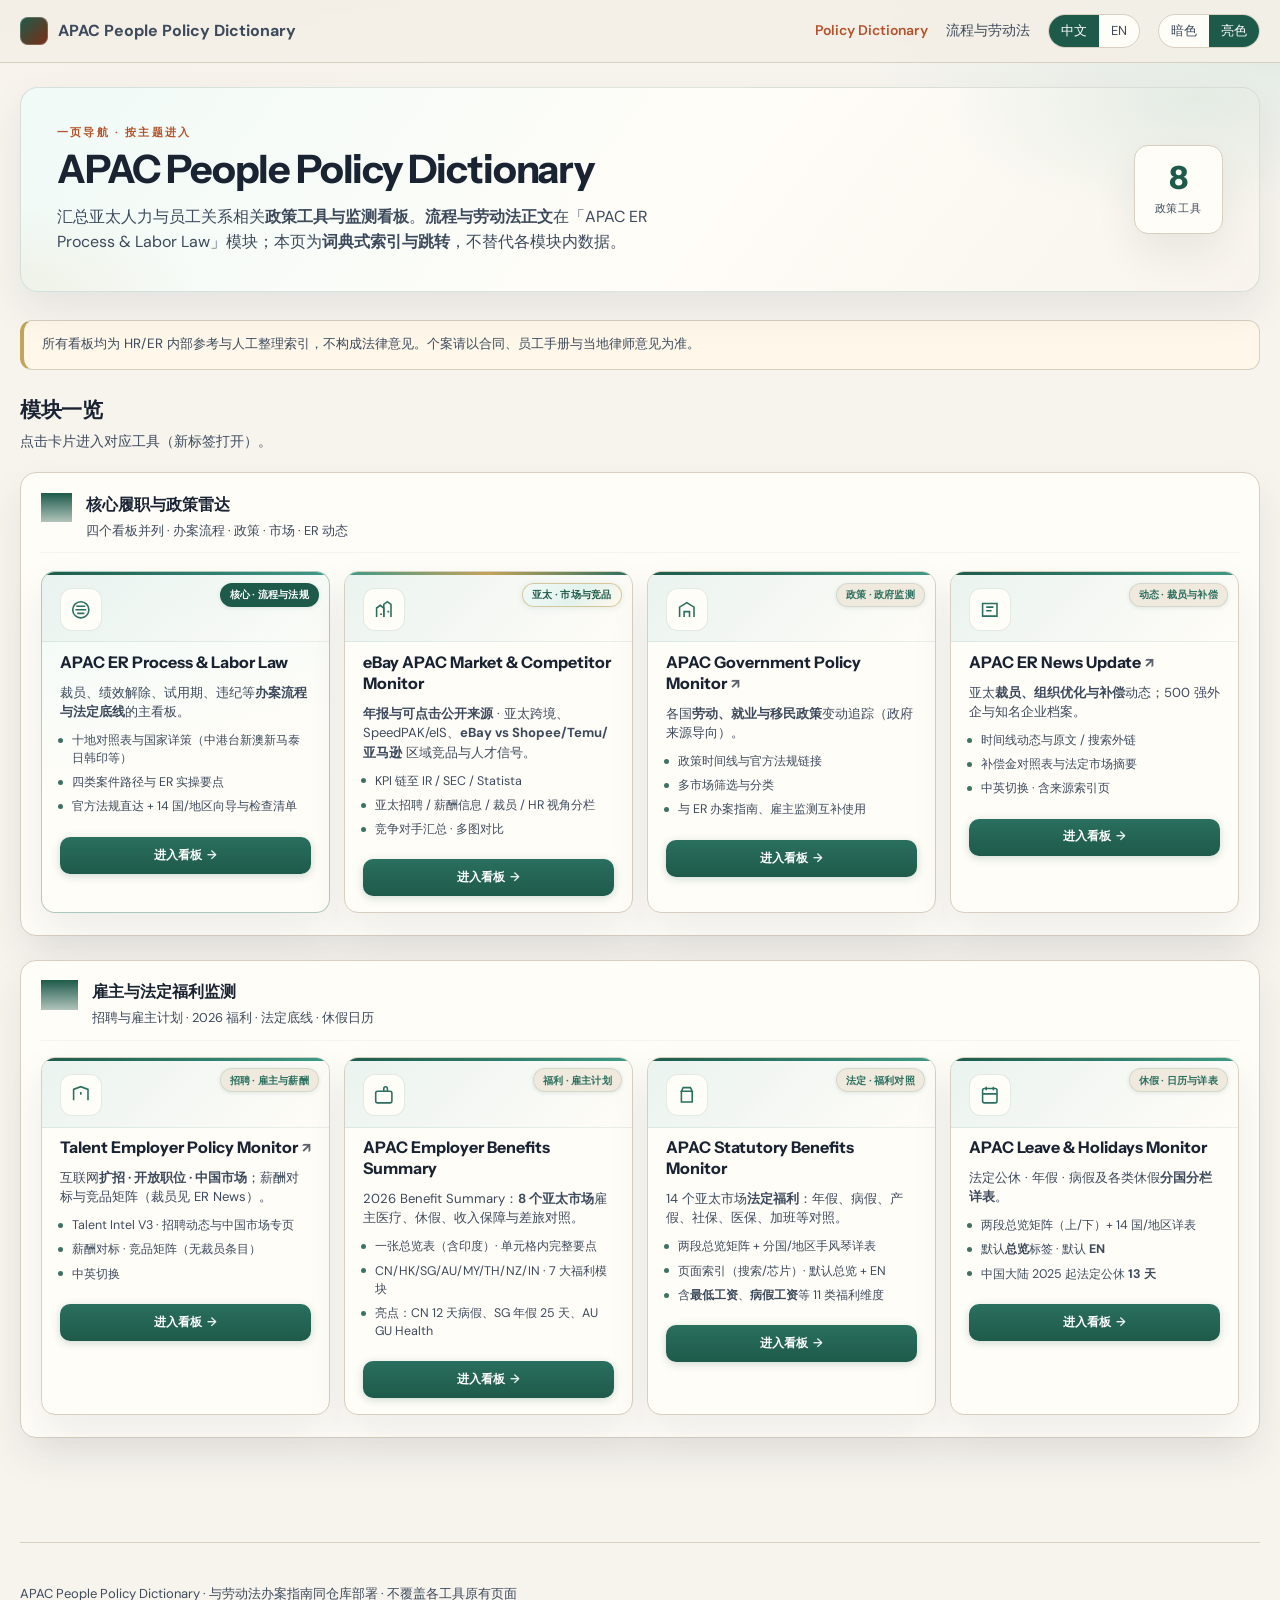
<file: web/er-dashboards.html>
<!DOCTYPE html>
<html lang="zh-CN">
<head>
  <meta charset="UTF-8" />
  <meta name="viewport" content="width=device-width, initial-scale=1" />
  <title>APAC People Policy Dictionary</title>
  <link rel="preconnect" href="https://fonts.googleapis.com" />
  <link href="https://fonts.googleapis.com/css2?family=DM+Sans:ital,opsz,wght@0,9..40,400;0,9..40,500;0,9..40,600;0,9..40,700;1,9..40,400&amp;family=Instrument+Sans:wght@500;600;700&amp;display=swap" rel="stylesheet" />
  <link rel="stylesheet" href="css/styles.css?v=20261126-er-news-tone" />
  <link rel="stylesheet" href="css/dashboard-hub.css?v=20261126-er-news-tone" />
  <link rel="stylesheet" href="css/dashboard-hub-premium.css?v=20261126-er-news-tone" />
  <script src="js/theme-draft-boot.js?v=20261126-theme-toggle"></script>
</head>
<body class="dash-hub-page dash-hub-premium">
  <header class="topbar">
    <div class="wrap topbar-inner">
      <div class="brand"><span class="mark"></span><span id="ui-brand">APAC People Policy Dictionary</span></div>
      <div class="top-actions">
        <nav class="nav">
          <a href="./er-dashboards.html" class="nav-current" id="ui-nav-index">Policy Dictionary</a>
          <a href="./index.html" id="ui-nav-labor">流程与劳动法</a>
        </nav>
        <div class="lang-switch" role="group" id="lang-switch" aria-label="Language">
          <button type="button" data-lang="zh" class="active">中文</button>
          <button type="button" data-lang="en">EN</button>
        </div>
      </div>
    </div>
  </header>

  <main class="wrap dash-main">
    <section class="dash-hero-premium">
      <div class="dash-hero-panel">
        <div class="dash-hero-panel-inner">
          <div>
            <div class="kicker dash-kicker" id="ui-kicker"></div>
            <h1 id="ui-title"></h1>
            <p class="lede dash-lede" id="ui-lede"></p>
          </div>
          <div class="dash-hero-stat-wrap">
            <div class="dash-hero-stat" aria-label="Module count">
              <div class="val" id="ui-module-count">7</div>
              <div class="lbl" id="ui-module-lbl"></div>
            </div>
          </div>
        </div>
      </div>
    </section>

    <p class="notice dash-notice" id="ui-notice"></p>

    <section class="dash-section-premium">
      <header class="dash-section-head">
        <h2 id="ui-section-h2"></h2>
        <p class="sub" id="ui-section-sub"></p>
      </header>

      <div class="dash-row-band">
        <header class="dash-row-head">
          <span class="dash-row-num">01</span>
          <div>
            <h3 class="dash-row-title" id="ui-row1-title"></h3>
            <p class="dash-row-sub" id="ui-row1-sub"></p>
          </div>
        </header>
        <div class="dash-grid dash-grid--row1" id="dash-grid-row1"></div>
      </div>

      <div class="dash-row-band">
        <header class="dash-row-head">
          <span class="dash-row-num">02</span>
          <div>
            <h3 class="dash-row-title" id="ui-row2-title"></h3>
            <p class="dash-row-sub" id="ui-row2-sub"></p>
          </div>
        </header>
        <div class="dash-grid dash-grid--row2" id="dash-grid-row2"></div>
      </div>
    </section>
  </main>

  <footer class="footer wrap">
    <p id="ui-foot"></p>
  </footer>

  <script src="js/dashboard-hub-data.js?v=20261126-er-news-tone"></script>
  <script src="js/dashboard-hub-app.js?v=20261126-er-news-tone"></script>
</body>
</html>
</file>
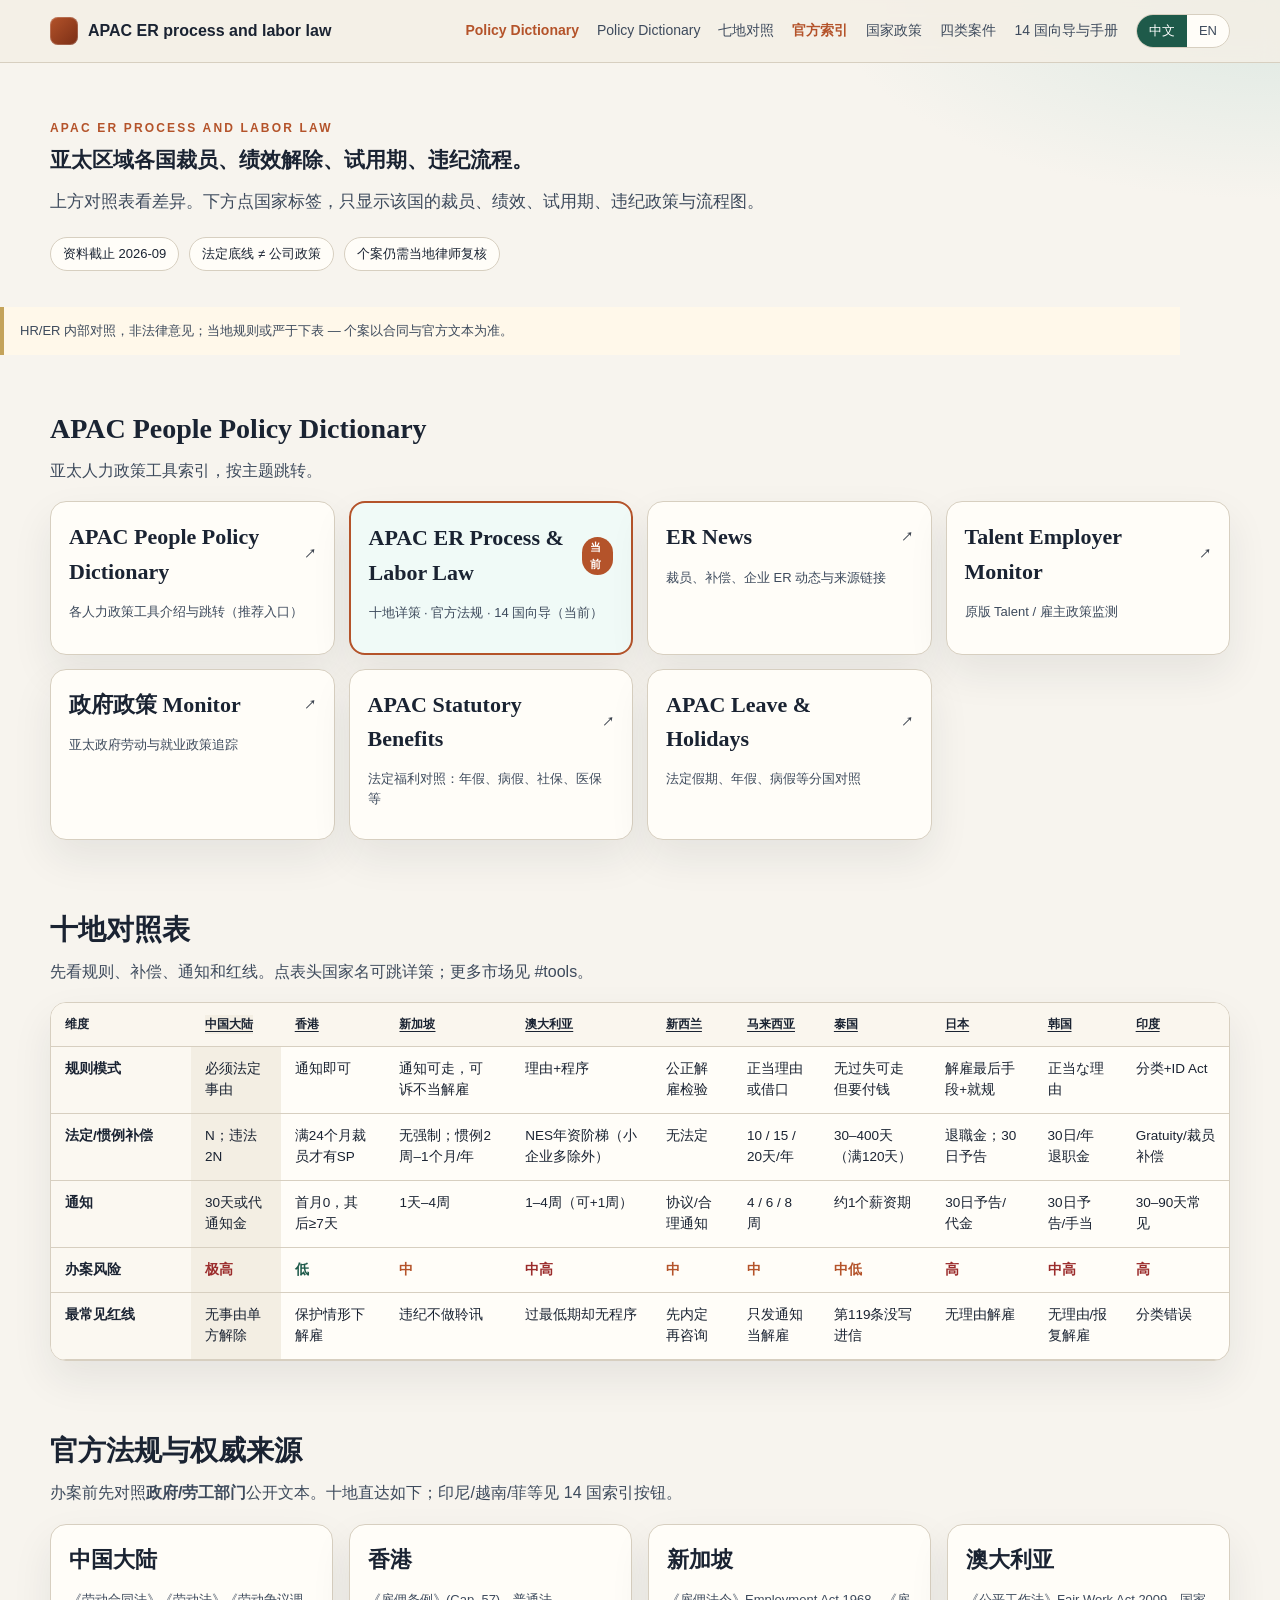
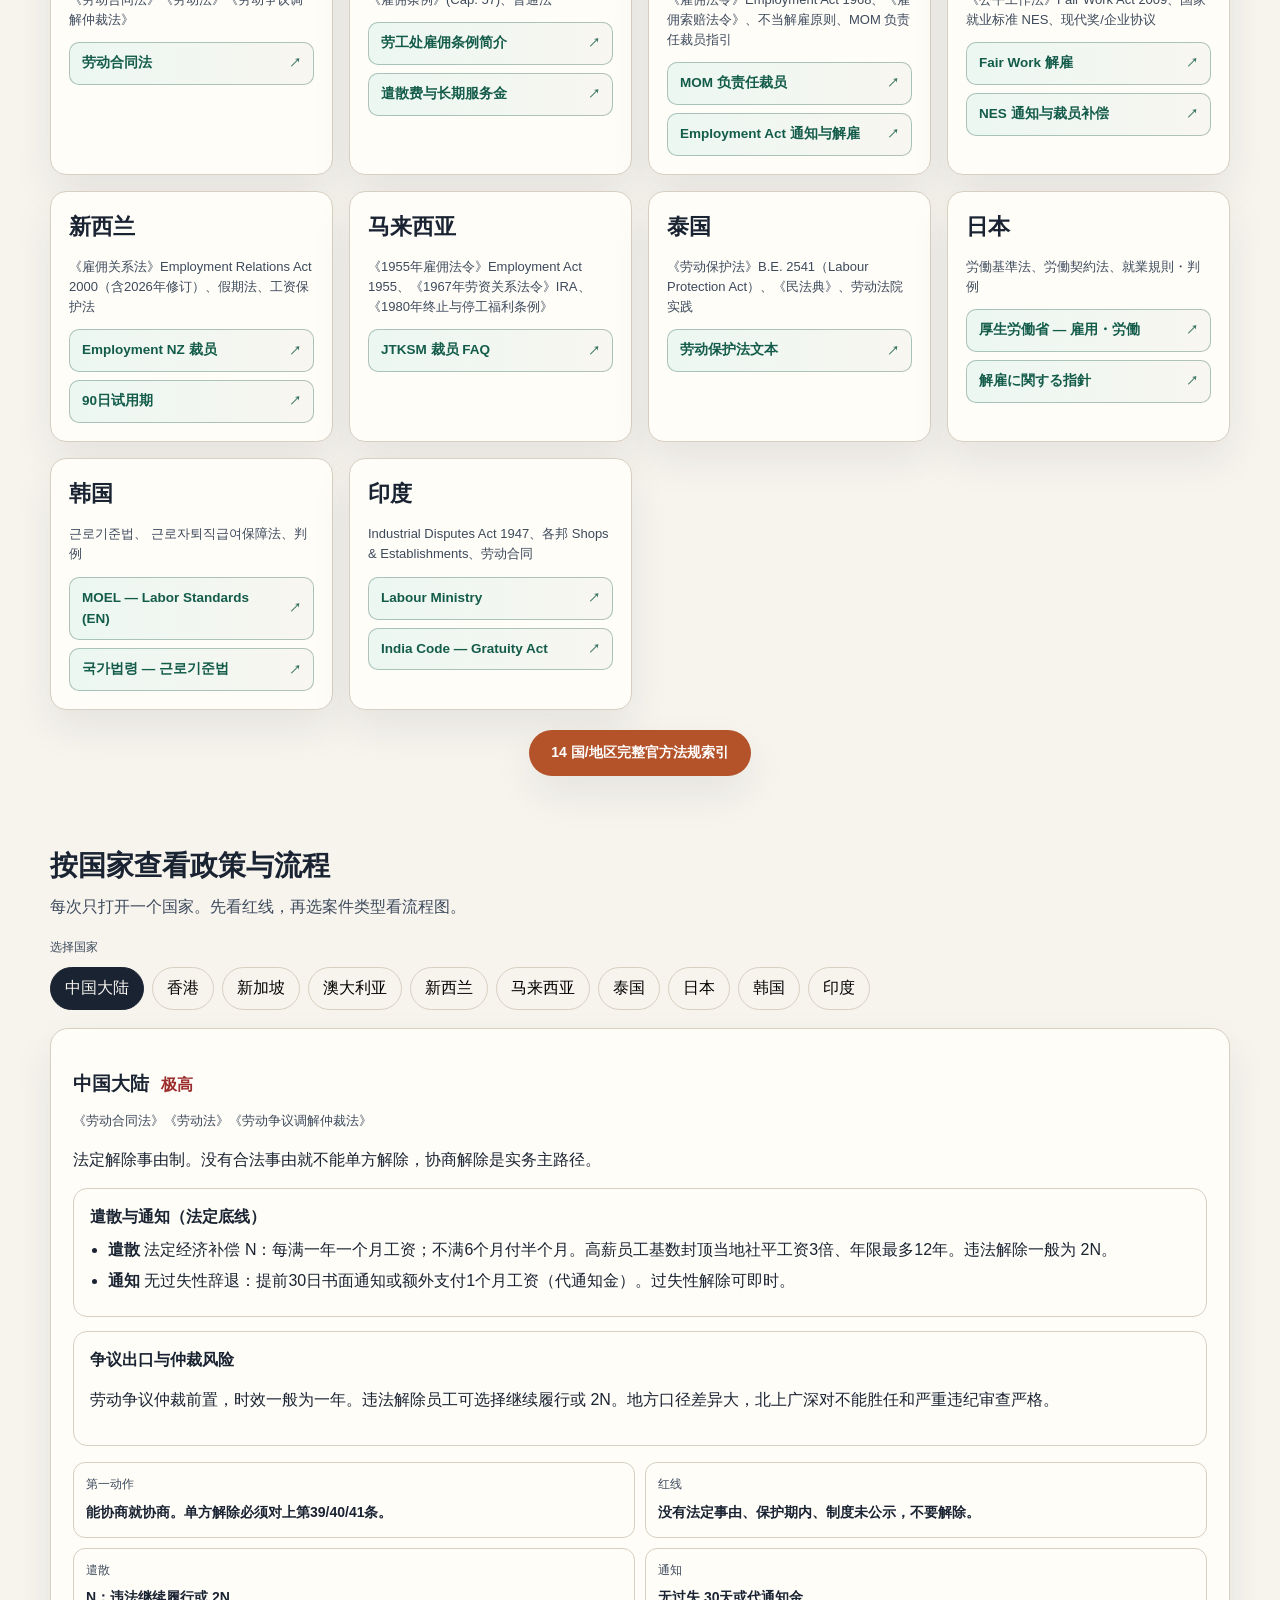
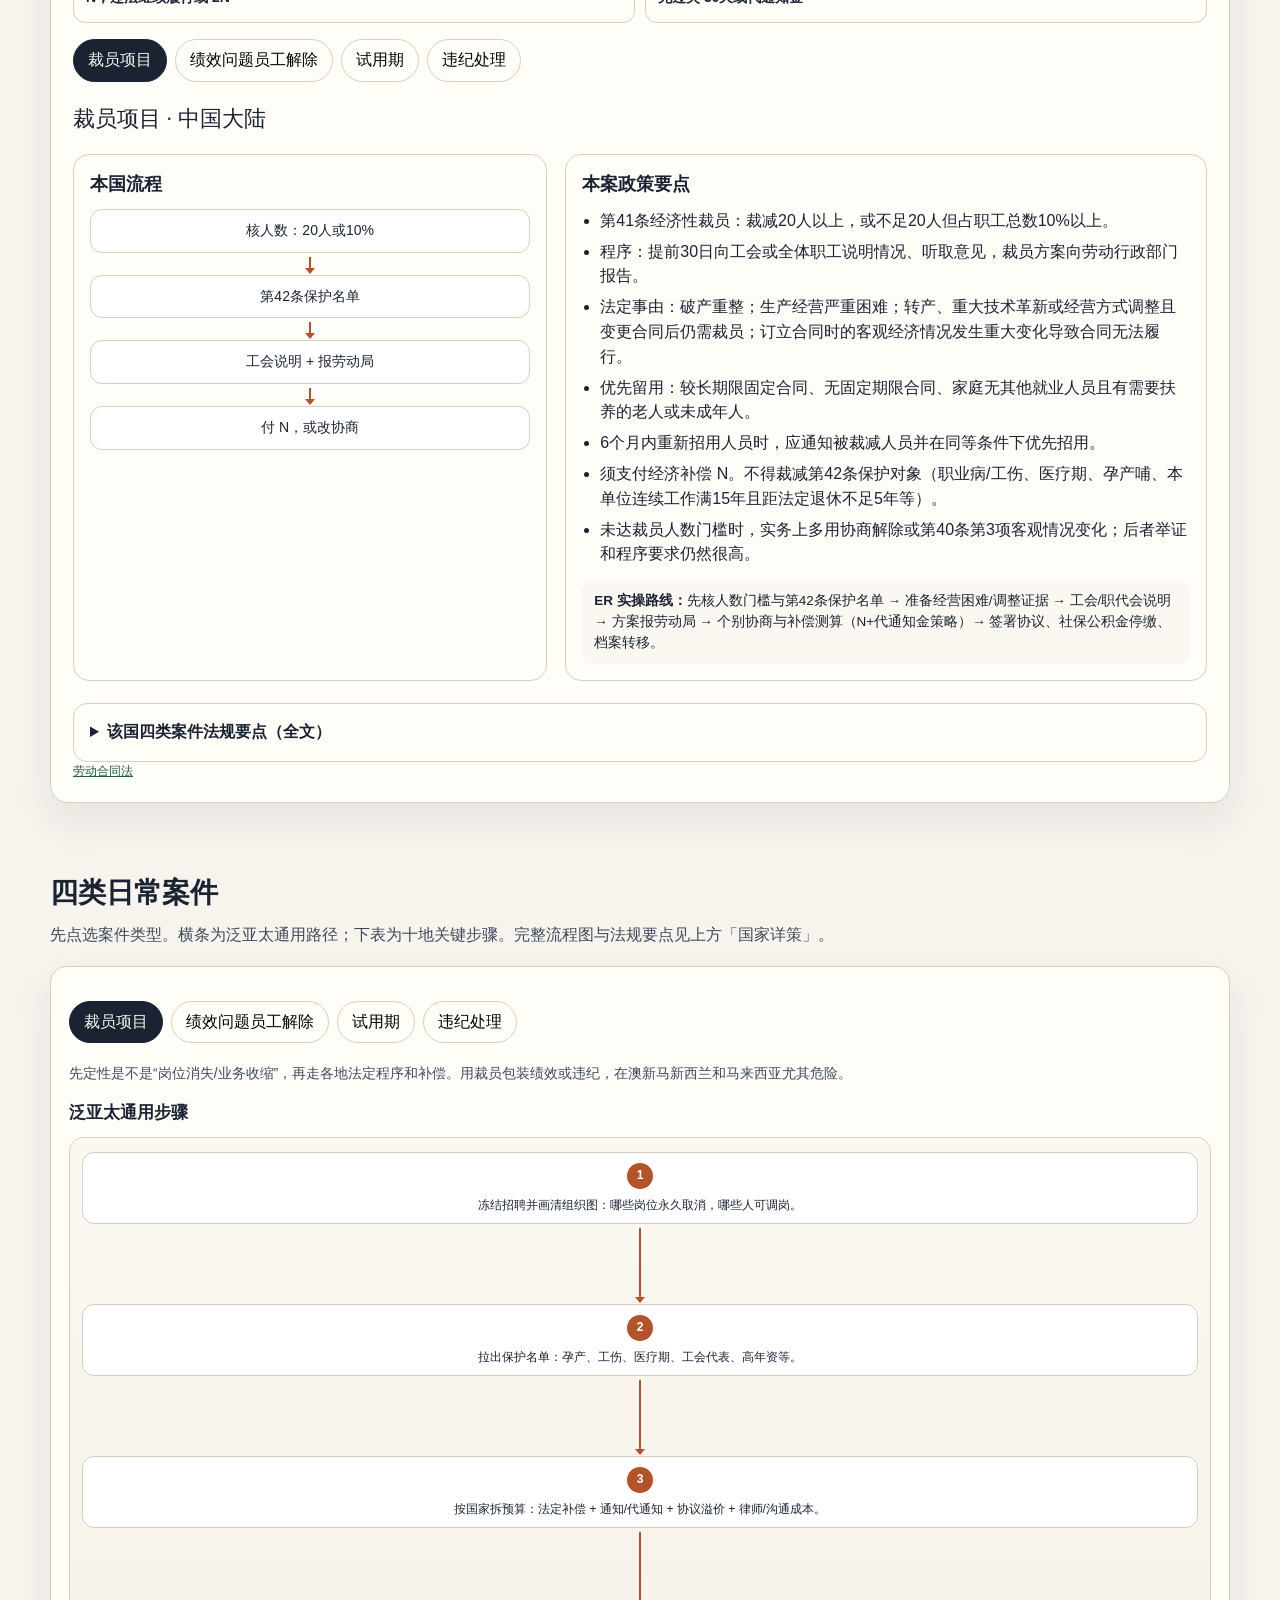
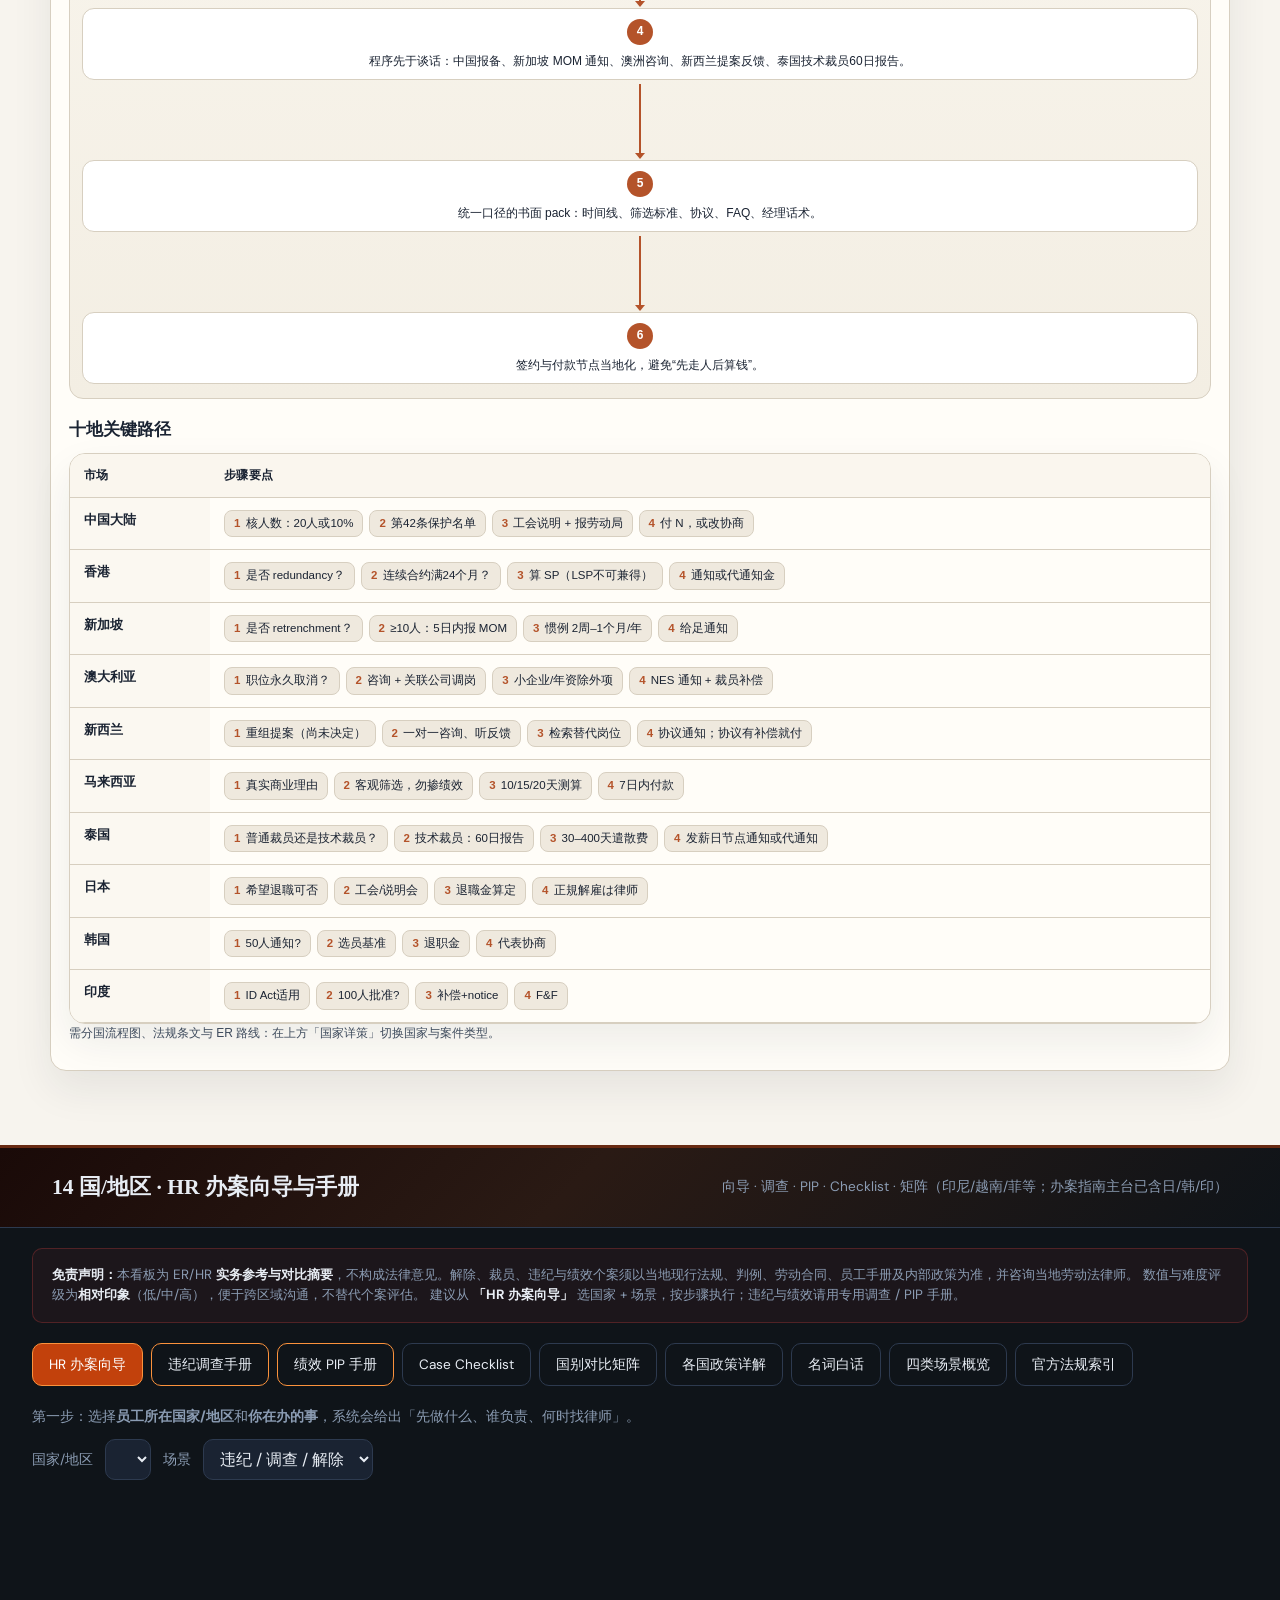
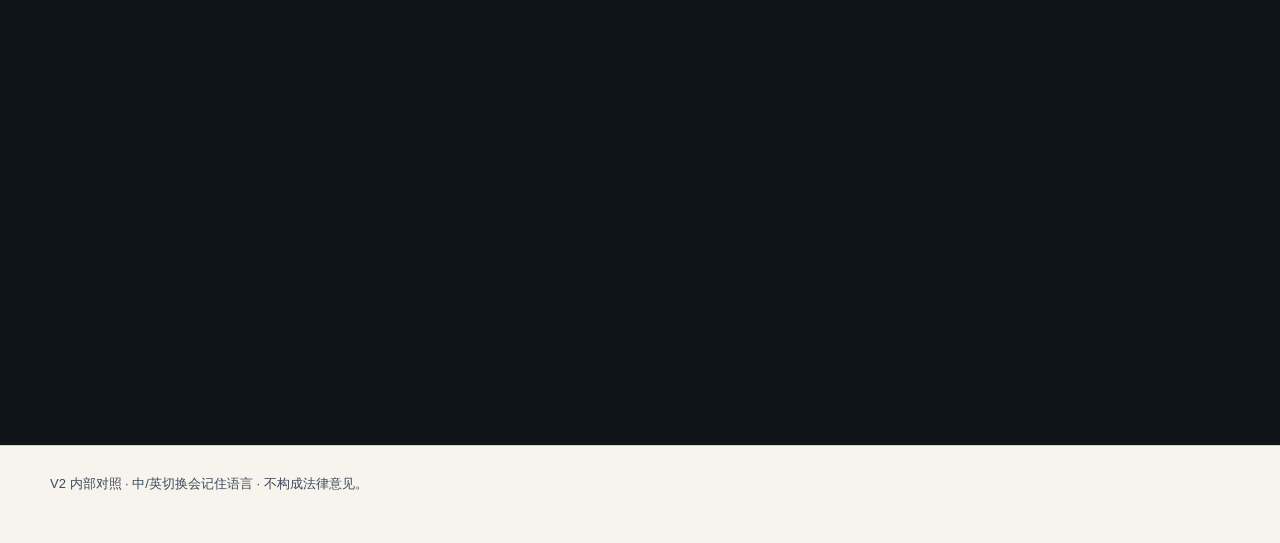
<file: web/phase3.html>
<!DOCTYPE html>
<html lang="zh-CN">
<head>
  <meta charset="UTF-8" />
  <meta http-equiv="refresh" content="0;url=index.html#tools" />
  <title>Redirecting…</title>
  <script>location.replace("index.html#tools");</script>
</head>
<body>
  <p>已整合至单页指南：<a href="index.html#tools">APAC Labor &amp; HR Practice Guide</a></p>
</body>
</html>
</file>
<file: web/css/styles.css>
:root {
  --ink: #1a2332;
  --ink-soft: #3d4a5c;
  --paper: #f7f4ee;
  --paper-2: #efe9de;
  --card: #fffdf8;
  --line: #d7cfc0;
  --accent: #b4532a;
  --accent-2: #1e5a4a;
  --gold: #c4a35a;
  --high: #9b2c2c;
  --mid: #b4532a;
  --low: #1e5a4a;
  --shadow: 0 18px 40px rgba(26, 35, 50, 0.08);
  --serif: "Iowan Old Style", "Palatino Linotype", Palatino, "Songti SC", "Noto Serif SC", serif;
  --sans: "Segoe UI", "PingFang SC", "Microsoft YaHei", sans-serif;
}

* { box-sizing: border-box; }
html { scroll-behavior: smooth; }
body {
  margin: 0;
  color: var(--ink);
  background:
    radial-gradient(1200px 500px at 10% -10%, #f8e7d4 0%, transparent 55%),
    radial-gradient(900px 400px at 100% 0%, #dce8e2 0%, transparent 50%),
    var(--paper);
  font-family: var(--sans);
  line-height: 1.55;
}

a { color: var(--accent-2); }
.wrap { width: min(1180px, calc(100% - 40px)); margin: 0 auto; }

.topbar {
  position: sticky; top: 0; z-index: 20;
  backdrop-filter: blur(10px);
  background: rgba(244, 239, 230, 0.86);
  border-bottom: 1px solid var(--line);
}
.topbar-inner {
  display: flex; align-items: center; justify-content: space-between;
  gap: 16px; padding: 14px 0;
}
.brand { display: flex; align-items: center; gap: 10px; font-weight: 700; }
.mark {
  width: 28px; height: 28px; border-radius: 8px;
  background: linear-gradient(135deg, var(--accent), #7a2e16);
  box-shadow: inset 0 0 0 1px rgba(255,255,255,.2);
}
.nav { display: flex; gap: 18px; flex-wrap: wrap; font-size: 14px; }
.nav a { color: var(--ink-soft); text-decoration: none; }
.nav a:hover { color: var(--ink); }
.top-actions { display: flex; align-items: center; gap: 18px; flex-wrap: wrap; }
.lang-switch {
  display: inline-flex; border: 1px solid var(--line); border-radius: 999px;
  overflow: hidden; background: var(--card);
}
.lang-switch button {
  border: 0; background: transparent; padding: 6px 12px;
  cursor: pointer; font: inherit; font-size: 13px; color: var(--ink-soft);
}
.lang-switch button.active {
  background: var(--accent-2); color: #fff;
}
.tips-title { font-family: var(--serif); margin: 28px 0 12px; }

.hero { padding: 56px 0 28px; }
.kicker {
  letter-spacing: 0.18em; text-transform: uppercase;
  font-size: 12px; color: var(--accent); font-weight: 700;
}
h1 {
  font-family: var(--serif);
  font-size: clamp(32px, 5vw, 52px);
  line-height: 1.15; margin: 10px 0 16px; font-weight: 600;
}
.lede { max-width: 720px; color: var(--ink-soft); font-size: 17px; }
.hero-meta { display: flex; gap: 10px; flex-wrap: wrap; margin-top: 22px; }
.chip {
  background: var(--card); border: 1px solid var(--line);
  padding: 6px 12px; border-radius: 999px; font-size: 13px;
}

.notice {
  margin: 8px 0 36px;
  padding: 14px 16px;
  border-left: 4px solid var(--gold);
  background: #fff8ea;
  color: var(--ink-soft);
  font-size: 13px;
}

h2 {
  font-family: var(--serif);
  font-size: 28px; margin: 8px 0 8px;
}
.section { padding: 18px 0 42px; scroll-margin-top: 72px; }
.sub { color: var(--ink-soft); margin: 0 0 18px; }

.filters { display: flex; gap: 8px; flex-wrap: wrap; margin: 16px 0 20px; }
.filter, .tab {
  border: 1px solid var(--line); background: transparent;
  padding: 8px 14px; border-radius: 999px; cursor: pointer; font: inherit;
}
.filter.active, .tab.active {
  background: var(--ink); color: var(--paper); border-color: var(--ink);
}

.table-wrap {
  overflow: auto; border: 1px solid var(--line);
  border-radius: 16px; background: var(--card); box-shadow: var(--shadow);
}
table { width: 100%; border-collapse: collapse; min-width: 1080px; }
th, td {
  padding: 12px 14px; text-align: left; vertical-align: top;
  border-bottom: 1px solid var(--line); font-size: 13.5px;
}
th {
  position: sticky; top: 0; background: #faf6ee;
  font-size: 12px; letter-spacing: 0.04em;
}
th.dim { width: 140px; }
td.dim { font-weight: 700; background: #fbf8f1; }
th .th-link {
  border: 0; background: transparent; font: inherit; font-weight: 700;
  cursor: pointer; color: inherit; padding: 0; text-decoration: underline;
  text-underline-offset: 3px;
}
th .th-link.is-on, td.is-on { background: #f3eee3; }
.country-tabs { margin: 8px 0 18px; }
.country-desk {
  background: var(--card); border: 1px solid var(--line);
  border-radius: 18px; padding: 22px; box-shadow: var(--shadow);
}
.desk-case { margin-top: 8px; }
.play-line {
  margin: 14px 0 0; padding: 10px 12px;
  background: #fbf8f1; border-radius: 10px; font-size: 13.5px;
}
.flow-split.single { grid-template-columns: 0.85fr 1.15fr; }
.risk { display: inline-block; font-weight: 700; }
.risk.high { color: var(--high); }
.risk.mid { color: var(--mid); }
.risk.low { color: var(--low); }

.grid {
  display: grid; gap: 16px;
  grid-template-columns: repeat(auto-fit, minmax(280px, 1fr));
}

.cases-desk { padding: 18px 20px 22px; }
.cases-intro { font-size: 14px; color: var(--ink-soft); margin: 0 0 16px; line-height: 1.5; }
.cases-label {
  font-family: var(--serif); font-size: 17px; margin: 18px 0 10px;
}
.cases-label:first-of-type { margin-top: 4px; }
.cases-flow-track {
  width: 100%; padding: 14px 12px; margin-bottom: 4px;
  background: linear-gradient(180deg, #fbf8f1 0%, #f3eee3 100%);
  border: 1px solid var(--line); border-radius: 14px;
  box-shadow: inset 0 1px 0 rgba(255, 255, 255, 0.6);
}
.cases-flow-h {
  display: flex; flex-wrap: nowrap; align-items: stretch;
  width: 100%; gap: 0; padding: 0; overflow: visible;
}
.cases-flow-h .flow-arr {
  flex: 0 0 clamp(18px, 2.5vw, 32px); min-height: 72px; align-self: center;
}
.cases-step {
  flex: 1 1 0; min-width: 0; max-width: none;
  min-height: 72px; font-size: 12.5px; line-height: 1.4;
  padding: 12px 10px; display: flex; flex-direction: column;
  gap: 8px; align-items: center; text-align: center;
  justify-content: flex-start;
}
.cases-step-n {
  flex: 0 0 auto; width: 26px; height: 26px; border-radius: 50%;
  background: var(--accent); color: #fff; font-size: 12px; font-weight: 700;
  display: grid; place-items: center;
}
.cases-step-t {
  width: 100%; font-size: 12px; line-height: 1.35;
  display: -webkit-box; -webkit-line-clamp: 5; -webkit-box-orient: vertical;
  overflow: hidden; text-align: center;
}
@media (max-width: 900px) {
  .cases-flow-track {
    overflow-x: auto; -webkit-overflow-scrolling: touch;
    padding-bottom: 10px;
  }
  .cases-flow-h { min-width: min(100%, calc(var(--case-steps, 5) * 136px)); }
  .cases-step { flex: 1 0 120px; }
}
.cases-table-wrap { min-width: 0; margin-top: 4px; }
.cases-market-table { min-width: 640px; }
.cases-market-table td { font-size: 13px; }
.chip-steps { display: flex; flex-wrap: wrap; gap: 6px; }
.chip-step {
  font-size: 11.5px; line-height: 1.35; padding: 5px 9px;
  background: var(--paper-2); border: 1px solid var(--line); border-radius: 8px;
  max-width: 100%;
}
.chip-step b { color: var(--accent); margin-right: 2px; }
.cases-hint { margin: 12px 0 0; }

.nav-home {
  font-weight: 600;
  color: var(--accent) !important;
}
.hub-section { padding-top: 8px; }
.hub-grid {
  display: grid; gap: 14px;
  grid-template-columns: repeat(auto-fit, minmax(240px, 1fr));
}
.hub-card {
  display: block; text-decoration: none; color: inherit;
  transition: border-color 0.15s, transform 0.12s;
}
a.hub-card:hover {
  border-color: var(--accent); transform: translateY(-1px);
}
.hub-card h3 {
  font-size: 18px; display: flex; align-items: center; justify-content: space-between; gap: 8px;
}
.hub-card.is-current { border: 2px solid var(--accent); background: #f0faf7; }
.hub-now {
  font-size: 11px; font-weight: 700; padding: 2px 8px; border-radius: 999px;
  background: var(--accent); color: #fff; font-family: system-ui, sans-serif;
}
.sources-section { scroll-margin-top: 72px; }
.nav-sources { font-weight: 700; color: var(--accent) !important; }
.sources-grid { grid-template-columns: repeat(auto-fit, minmax(260px, 1fr)); }
.source-card { border-color: #1e5a4a44; }
.source-card h3 { font-size: 20px; }
.source-links { display: flex; flex-direction: column; gap: 8px; margin-top: 10px; }
.source-link {
  display: flex; justify-content: space-between; align-items: center; gap: 10px;
  padding: 10px 12px; background: linear-gradient(90deg, #ecf7f2, #f8f6f0);
  border: 1px solid #1e5a4a55; border-radius: 10px;
  color: #145c4a; font-weight: 600; font-size: 13.5px; text-decoration: none;
  transition: border-color 0.15s, box-shadow 0.15s;
}
.source-link:hover {
  border-color: var(--accent); box-shadow: 0 2px 8px rgba(30, 90, 74, 0.12);
}
.source-ext { font-size: 12px; opacity: 0.85; }
.sources-more { margin: 20px 0 0; text-align: center; }
.sources-more a {
  display: inline-block; padding: 12px 22px;
  background: var(--accent); color: #fff !important; border-radius: 999px;
  font-weight: 700; font-size: 14px; text-decoration: none;
  box-shadow: var(--shadow);
}
.sources-more a:hover { filter: brightness(1.05); }
.card {
  background: var(--card); border: 1px solid var(--line);
  border-radius: 16px; padding: 18px; box-shadow: var(--shadow);
}
.card h3 { margin: 0 0 8px; font-family: var(--serif); font-size: 22px; }
.meta { font-size: 13px; color: var(--ink-soft); margin-bottom: 12px; }
.list { margin: 0; padding-left: 18px; }
.list li { margin: 6px 0; }
.tagrow { display: flex; gap: 6px; flex-wrap: wrap; margin: 10px 0 0; }
.tag {
  font-size: 12px; padding: 3px 8px; border-radius: 6px;
  background: var(--paper-2);
}

.country-layout { display: grid; grid-template-columns: 220px 1fr; gap: 20px; }
.sidelist { position: sticky; top: 76px; align-self: start; }
.sidelist button {
  display: block; width: 100%; text-align: left;
  border: 0; background: transparent; padding: 10px 12px;
  border-radius: 10px; cursor: pointer; font: inherit; color: var(--ink-soft);
}
.sidelist button.active { background: var(--ink); color: var(--paper); }
.detail h3 { font-family: var(--serif); font-size: 30px; margin-top: 0; }
.blocks { display: grid; gap: 14px; }
.block {
  background: var(--card); border: 1px solid var(--line);
  border-radius: 14px; padding: 16px;
}
.block h4 { margin: 0 0 8px; }
.sources { font-size: 12px; color: var(--ink-soft); }
.sources a { display: inline-block; margin-right: 10px; }

.playbook { display: none; }
.playbook.show { display: block; }
.steps { counter-reset: s; display: grid; gap: 10px; }
.step {
  background: var(--card); border: 1px solid var(--line);
  border-radius: 12px; padding: 14px 14px 14px 52px; position: relative;
}
.step::before {
  counter-increment: s; content: counter(s);
  position: absolute; left: 14px; top: 14px;
  width: 26px; height: 26px; border-radius: 50%;
  background: var(--accent); color: white; display: grid; place-items: center;
  font-size: 13px; font-weight: 700;
}

.search {
  width: 100%; padding: 12px 14px; border-radius: 12px;
  border: 1px solid var(--line); font: inherit; background: var(--card);
}

footer {
  padding: 28px 0 48px; color: var(--ink-soft); font-size: 13px;
  border-top: 1px solid var(--line);
}

.headline {
  font-family: var(--serif); font-size: 22px; margin: 0 0 18px;
}
.hint { font-size: 12px; color: var(--ink-soft); margin: 0 0 10px; }
.snap-grid {
  display: grid; gap: 12px;
  grid-template-columns: repeat(auto-fit, minmax(200px, 1fr));
}
.snap-card {
  text-align: left; cursor: pointer; font: inherit;
  background: var(--card); border: 1px solid var(--line);
  border-radius: 14px; padding: 14px; box-shadow: var(--shadow);
  display: grid; gap: 6px;
}
.snap-card:hover { border-color: var(--ink); }
.snap-card strong { font-family: var(--serif); font-size: 18px; }
.snap-card p { margin: 0; font-size: 14px; }
.snap-card small { color: var(--ink-soft); }
.snap-card.risk-high { border-top: 4px solid var(--high); }
.snap-card.risk-mid { border-top: 4px solid var(--mid); }
.snap-card.risk-low { border-top: 4px solid var(--low); }

.flow-split {
  display: grid; gap: 18px;
  grid-template-columns: 1.1fr 0.9fr;
  margin-bottom: 22px;
}
.flow-col {
  background: var(--card); border: 1px solid var(--line);
  border-radius: 16px; padding: 16px;
}
.flow-label { font-family: var(--serif); margin: 0 0 10px; font-size: 18px; }
.flow { display: flex; flex-direction: column; align-items: stretch; }
.flow-node {
  border: 1px solid var(--line); border-radius: 12px;
  padding: 10px 12px; background: #fff; font-size: 14px; text-align: center;
}
.flow-node.start { background: #1a2332; color: #f4efe6; border-color: #1a2332; }
.flow-node.pay { background: #e8f3ee; border-color: #1e5a4a; }
.flow-node.warn { background: #f8ebe6; }
.flow-node.ok { background: #e8f3ee; }
.flow-node.decision { background: #fff8ea; }
.flow-node.decision > p { margin: 0 0 10px; font-weight: 700; }
.flow-arr {
  width: 2px; height: 14px; background: var(--accent);
  margin: 4px auto; position: relative;
}
.flow-arr::after {
  content: ""; position: absolute; left: -4px; bottom: -3px;
  border-left: 5px solid transparent; border-right: 5px solid transparent;
  border-top: 6px solid var(--accent);
}
.fork { display: grid; grid-template-columns: 1fr 1fr; gap: 8px; text-align: left; }
.fork-tag {
  display: inline-block; font-size: 11px; font-weight: 700;
  margin-bottom: 4px; letter-spacing: 0.04em;
}
.fork-tag.yes { color: var(--high); }
.fork-tag.no { color: var(--low); }
.steps.tight { margin-top: 8px; }
.grid.mini { grid-template-columns: repeat(auto-fit, minmax(160px, 1fr)); }
.mini-card {
  text-align: left; cursor: pointer; font: inherit;
  background: var(--card); border: 1px solid var(--line);
  border-radius: 12px; padding: 12px;
}
.mini-card h3 { margin: 0 0 6px; font-size: 15px; }
.mini-card p { margin: 0; font-size: 13px; color: var(--ink-soft); }

.country-head { display: flex; align-items: baseline; gap: 12px; }
.country-head h3 { margin-bottom: 0; }
.kpi {
  display: grid; gap: 10px;
  grid-template-columns: 1fr 1fr;
  margin: 16px 0;
}
.kpi > div {
  background: var(--card); border: 1px solid var(--line);
  border-radius: 12px; padding: 12px;
}
.kpi span { display: block; font-size: 12px; color: var(--ink-soft); margin-bottom: 6px; }
.kpi strong { font-size: 14px; font-weight: 650; }
.kpi-red { border-color: #e4c4bc; background: #fbf3f0; }
.country-flow { max-width: 420px; margin: 8px 0 18px; }
.more {
  background: var(--card); border: 1px solid var(--line);
  border-radius: 12px; padding: 10px 14px;
}
.more summary { cursor: pointer; font-weight: 700; }
.notes { display: grid; gap: 10px; margin-top: 12px; }
.note h4 { margin: 0 0 6px; font-size: 14px; }

@media (max-width: 820px) {
  .country-layout { grid-template-columns: 1fr; }
  .sidelist { position: static; display: flex; overflow: auto; gap: 6px; }
  .sidelist button { white-space: nowrap; }
  .flow-split, .kpi, .flow-split.single { grid-template-columns: 1fr; }
}
</file>
<file: web/css/tools.css>
#tools-section {
  font-family: "DM Sans", system-ui, sans-serif;
  background: #0f1419;
  color: #e8edf4;
  line-height: 1.55;
  border-top: 3px solid rgba(194, 65, 12, 0.5);
  margin-top: 2rem;
}

    #tools-section {
      --bg: #0f1419;
      --surface: #1a2332;
      --surface-2: #243044;
      --border: #2d3a4f;
      --text: #e8edf4;
      --muted: #8b9cb3;
      --accent: #c2410c;
      --accent-2: #fb923c;
      --warn: #f59e0b;
      --danger: #ef4444;
      --radius: 10px;
    }
    #tools-section * { box-sizing: border-box; }
    #tools-section { font-family: "DM Sans", system-ui, sans-serif; background: var(--bg); color: var(--text); line-height: 1.55; min-height: 100vh; }
    .er14-tools-head {
      background: linear-gradient(135deg, #1a0a08 0%, #2a1a14 45%, #0f1419 100%);
      border-bottom: 1px solid var(--border);
      padding: 1.4rem 2rem;
      position: sticky; top: 0; z-index: 50; backdrop-filter: blur(10px);
    }
    .er14-tools-head-inner { max-width: 1440px; margin: 0 auto; display: flex; flex-wrap: wrap; gap: 1rem; justify-content: space-between; align-items: flex-start; }
    h1 { font-size: 1.3rem; } h1 span { color: var(--accent-2); }
    #tools-section .er14-sub { color: var(--muted); font-size: 0.85rem; margin-top: 0.25rem; }
    .badge { font-size: 0.72rem; padding: 0.3rem 0.65rem; border-radius: 999px; border: 1px solid var(--border); color: var(--muted); }
    .badge.phase { border-color: rgba(251, 146, 60, 0.4); color: var(--accent-2); }
    .er14-container { max-width: 1440px; margin: 0 auto; padding: 1.25rem 2rem 3rem; }
    .er14-banner {
      background: rgba(239, 68, 68, 0.06); border: 1px solid rgba(239, 68, 68, 0.25);
      border-radius: var(--radius); padding: 1rem 1.2rem; font-size: 0.84rem; color: var(--muted); margin-bottom: 1.25rem;
    }
  .er14-banner strong { color: var(--text); }
    .er14-tabs { display: flex; flex-wrap: wrap; gap: 0.5rem; margin-bottom: 1.25rem; }
    .er14-tab { padding: 0.6rem 1rem; border: 1px solid var(--border); border-radius: var(--radius); background: transparent; color: var(--text); cursor: pointer; font: inherit; font-size: 0.85rem; }
    .er14-tab:hover { background: var(--surface-2); }
    .er14-tab.active { background: var(--accent); border-color: var(--accent); color: #fff; }
    .er14-panel { display: none; } .er14-panel.active { display: block; }
    .er14-card { background: var(--surface); border: 1px solid var(--border); border-radius: var(--radius); overflow: hidden; margin-bottom: 1rem; }
    .er14-card-hd { padding: 0.9rem 1.1rem; border-bottom: 1px solid var(--border); font-weight: 600; font-size: 0.92rem; display: flex; justify-content: space-between; flex-wrap: wrap; gap: 0.5rem; }
    .er14-table-wrap { overflow-x: auto; }
    #tools-section table { width: 100%; border-collapse: collapse; font-size: 0.78rem; min-width: 2200px; }
    #tools-section th, #tools-section td { padding: 0.65rem 0.75rem; border-bottom: 1px solid var(--border); vertical-align: top; text-align: left; }
    #tools-section th { background: var(--surface-2); position: sticky; top: 0; font-size: 0.72rem; text-transform: uppercase; letter-spacing: 0.03em; color: var(--muted); }
    th.country-col { min-width: 118px; }
    tr.dim-row td:first-child { font-weight: 600; color: var(--accent-2); background: rgba(194, 65, 12, 0.06); position: sticky; left: 0; z-index: 1; }
    .risk-high { color: #fca5a5; font-weight: 600; }
    .risk-mid { color: #fcd34d; }
    .risk-low { color: #86efac; }
    .diff-high { color: #fca5a5; }
    .diff-low { color: #86efac; }
    .er14-country-grid { display: grid; grid-template-columns: repeat(auto-fill, minmax(340px, 1fr)); gap: 1rem; }
    .er14-country-card { background: var(--surface); border: 1px solid var(--border); border-radius: var(--radius); padding: 1.15rem; }
    .er14-country-card h3 { font-size: 1rem; margin-bottom: 0.5rem; display: flex; align-items: center; gap: 0.5rem; }
    .er14-country-card ul { list-style: none; font-size: 0.82rem; color: var(--muted); }
    .er14-country-card li { padding: 0.35rem 0; border-bottom: 1px solid var(--border); }
    .er14-country-card li strong { color: var(--text); display: inline-block; min-width: 7.5rem; }
    .refs { margin-top: 0.75rem; display: flex; flex-direction: column; gap: 0.3rem; }
    .refs a { font-size: 0.76rem; color: #fb923c; text-decoration: none; }
    .refs a:hover { text-decoration: underline; }
    .er14-case-grid { display: grid; grid-template-columns: 1fr 1fr; gap: 1rem; }
    @media (max-width: 900px) { .er14-case-grid { grid-template-columns: 1fr; } }
    .er14-case-card { background: var(--surface); border: 1px solid var(--border); border-radius: var(--radius); padding: 1rem; }
    .er14-case-card h3 { font-size: 0.95rem; margin-bottom: 0.5rem; color: var(--accent-2); }
    .er14-case-card ol { margin-left: 1.2rem; font-size: 0.82rem; color: var(--muted); }
    .er14-case-card li { margin-bottom: 0.35rem; }
    .er14-case-country { margin-top: 0.75rem; padding-top: 0.75rem; border-top: 1px solid var(--border); font-size: 0.78rem; color: var(--muted); }
    .er14-tools-foot { max-width: 1440px; margin: 0 auto; padding: 1rem 2rem 2rem; border-top: 1px solid var(--border); font-size: 0.76rem; color: var(--muted); }
    select { padding: 0.5rem 0.75rem; border-radius: var(--radius); border: 1px solid var(--border); background: var(--surface); color: var(--text); font: inherit; }
    .er14-toolbar { display: flex; flex-wrap: wrap; gap: 0.75rem; align-items: center; margin-bottom: 1rem; }
    .er14-btn { padding: 0.5rem 0.85rem; border-radius: var(--radius); border: 1px solid var(--border); background: var(--surface-2); color: var(--text); cursor: pointer; font: inherit; font-size: 0.82rem; }
    .er14-btn:hover { border-color: var(--accent); color: var(--accent-2); }
    .er14-checklist-card { background: var(--surface); border: 1px solid var(--border); border-radius: var(--radius); padding: 1.1rem; margin-bottom: 1rem; }
    .er14-checklist-card h3 { font-size: 0.95rem; margin-bottom: 0.5rem; }
    .er14-checklist-card h4 { font-size: 0.8rem; color: var(--accent-2); margin: 0.75rem 0 0.35rem; }
    .er14-check-grid { display: grid; grid-template-columns: 1fr 1fr; gap: 1rem 1.5rem; font-size: 0.8rem; color: var(--muted); }
    @media (max-width: 800px) { .er14-check-grid { grid-template-columns: 1fr; } }
    .er14-check-grid ul { margin-left: 1.1rem; }
    .er14-check-grid li { margin-bottom: 0.25rem; }
    .er14-hub-links a { color: #fb923c; margin-right: 0.75rem; font-size: 0.8rem; }
    .er14-plain-intro { font-size: 0.85rem; color: var(--muted); margin-bottom: 0.75rem; line-height: 1.55; }
    .er14-phase-block { background: var(--surface-2); border-radius: 8px; padding: 0.85rem; margin-bottom: 0.65rem; border-left: 3px solid var(--accent); }
    .er14-phase-head { font-size: 0.88rem; margin-bottom: 0.4rem; display: flex; flex-wrap: wrap; gap: 0.5rem; align-items: center; }
    .er14-phase-days { font-size: 0.72rem; color: var(--muted); font-family: "JetBrains Mono", monospace; }
    .er14-role-tag { font-size: 0.68rem; padding: 0.15rem 0.45rem; border-radius: 4px; background: rgba(194, 65, 12, 0.2); color: var(--accent-2); }
    .er14-warn-box { font-size: 0.78rem; color: #fcd34d; margin-top: 0.4rem; padding: 0.4rem 0.5rem; background: rgba(245,158,11,0.08); border-radius: 6px; }
    .er14-legal-hint { font-size: 0.78rem; color: #fca5a5; margin-top: 0.35rem; }
    .er14-country-addon { margin-top: 1rem; padding-top: 1rem; border-top: 1px dashed var(--border); }
    .er14-big-list { margin-left: 1.2rem; font-size: 0.85rem; color: var(--muted); }
    .er14-big-list li { margin-bottom: 0.35rem; }
    .er14-tab.highlight { border-color: var(--accent-2); }
</file>
<file: web/css/monitor-business-dark.css>
/* APAC monitors — slate shell aligned with APAC ER News Update */

:root {
  --bg: #0f1419;
  --surface: #1a2332;
  --surface-2: #243044;
  --border: #2d3a4f;
  --text: #e8edf4;
  --text-muted: #8b9cb3;
  --accent: #c2410c;
  --accent-light: #fb923c;
  --green: #22c55e;
  --amber: #f59e0b;
  --radius: 10px;
  --shadow: 0 4px 24px rgba(0, 0, 0, 0.35);
}

body {
  background:
    radial-gradient(ellipse 80% 50% at 100% 0%, rgba(251, 146, 60, 0.06), transparent 50%),
    radial-gradient(ellipse 60% 40% at 0% 0%, rgba(59, 130, 246, 0.05), transparent 45%),
    var(--bg);
  color: var(--text);
}

.header {
  background: linear-gradient(135deg, #1a0a08 0%, #2a1a14 45%, #0f1419 100%) !important;
  border-bottom: 1px solid var(--border) !important;
  box-shadow: var(--shadow);
  backdrop-filter: blur(12px);
}

.logo-block h1 span {
  color: var(--accent-light);
}

.badge.live {
  color: var(--green);
  border-color: rgba(34, 197, 94, 0.35);
  background: rgba(34, 197, 94, 0.08);
}

.lang-switch {
  background: var(--surface-2) !important;
  border-color: var(--border) !important;
}

.lang-switch button.active,
.theme-switch button.active {
  background: var(--accent) !important;
  color: #fff !important;
}

.theme-switch {
  background: var(--surface-2) !important;
  border: 1px solid var(--border) !important;
}

.tab-btn {
  background: var(--surface);
  border-color: var(--border);
  transition: background 0.15s, border-color 0.15s;
}

.tab-btn:hover {
  background: var(--surface-2);
  border-color: var(--border);
  color: var(--text);
}

.tab-btn.active {
  background: var(--accent) !important;
  border-color: var(--accent) !important;
  color: #fff !important;
  font-weight: 600;
  box-shadow: none;
}

.intro-banner,
.stat-card,
.card {
  background: var(--surface);
  border-color: var(--border);
  box-shadow: var(--shadow);
}

.stat-card .value {
  color: var(--accent-light);
}

.hub-footer a {
  color: var(--accent-light);
}
</file>
<file: web/benefits-monitor/css/benefits-monitor.css>
:root {
  --accent: #0d9488;
  --accent-light: #2dd4bf;
  --lm-font: 1rem;
  --lm-font-sm: 0.92rem;
  --lm-font-xs: 0.85rem;
  --lm-line: 1.65;
}

body { font-size: var(--lm-font); line-height: var(--lm-line); }

.intro-banner { font-size: var(--lm-font-sm); padding: 1.15rem 1.35rem; line-height: var(--lm-line); }

.stat-card .value { font-size: 1.75rem; }
.stat-card .label { font-size: 0.8rem; }

.toolbar input, .toolbar select { font-size: var(--lm-font-sm); padding: 0.65rem 0.9rem; }

.tab-btn { font-size: var(--lm-font-sm); padding: 0.55rem 1.15rem; }

.card-header h2 { font-size: 1.15rem; }
.card-header .sub { font-size: var(--lm-font-sm); line-height: var(--lm-line); }

.policy-spotlight {
  margin: 0 1.25rem 1.25rem;
  display: flex;
  flex-wrap: nowrap;
  gap: 0.65rem;
  overflow-x: auto;
  overscroll-behavior-x: contain;
  scroll-snap-type: x proximity;
  padding-bottom: 0.35rem;
  -webkit-overflow-scrolling: touch;
}
.policy-spotlight .policy-spot {
  flex: 1 0 0;
  min-width: 11.5rem;
  scroll-snap-align: start;
  padding: 0.95rem 1rem;
  border-radius: var(--radius);
  border: 1px solid rgba(13, 148, 136, 0.45);
  background: linear-gradient(135deg, rgba(13, 148, 136, 0.12), rgba(30, 41, 59, 0.6));
}
.policy-spotlight .spot-code {
  font-size: 0.72rem;
  font-weight: 700;
  letter-spacing: 0.06em;
  color: var(--accent-light);
  opacity: 0.85;
}
.policy-spotlight h3 {
  font-size: 0.82rem;
  font-weight: 600;
  margin-bottom: 0.4rem;
  color: var(--accent-light);
  line-height: 1.35;
}
.policy-spotlight .big { font-size: 1.35rem; font-weight: 800; color: #fff; line-height: 1.2; }
.policy-spotlight .big small {
  font-size: 0.72rem;
  font-weight: 600;
  color: var(--text-muted);
  margin-left: 0;
  margin-top: 0.2rem;
  display: block;
}
.policy-spotlight p {
  font-size: 0.78rem;
  color: var(--text-muted);
  margin-top: 0.5rem;
  line-height: 1.45;
  display: -webkit-box;
  -webkit-line-clamp: 4;
  -webkit-box-orient: vertical;
  overflow: hidden;
}
.policy-spotlight .pill-row { display: flex; flex-wrap: wrap; gap: 0.35rem; margin-top: 0.55rem; }
.policy-spotlight .spot-link { margin-top: 0.75rem; font-size: var(--lm-font-xs); }
.policy-spotlight .pill {
  font-size: var(--lm-font-xs);
  padding: 0.35rem 0.7rem;
  border-radius: 999px;
  background: var(--surface-2);
  border: 1px solid var(--border);
  color: var(--text);
}

.matrix-stack {
  padding: 0 1.25rem 1.25rem;
  display: grid;
  grid-template-columns: minmax(0, 1fr);
  grid-auto-flow: row;
  gap: 1.75rem;
  width: 100%;
  align-content: start;
}
.matrix-stack .matrix-block {
  grid-column: 1;
  width: 100%;
  max-width: 100%;
  min-width: 0;
}
.matrix-stack .matrix-divider {
  grid-column: 1;
  border: 0;
  border-top: 1px solid var(--border);
  margin: 0;
  opacity: 0.85;
}
.matrix-block-title {
  font-size: 0.95rem;
  font-weight: 700;
  color: var(--accent-light);
  margin: 0 0 0.35rem;
  letter-spacing: 0.02em;
}
.matrix-block-members {
  font-size: var(--lm-font-xs);
  color: var(--text-muted);
  margin: 0 0 0.65rem;
  line-height: 1.55;
  max-width: 72rem;
}
.matrix-block .table-wrap {
  margin: 0;
  overflow-x: auto;
  overflow-y: visible;
  max-height: none;
  width: 100%;
  border: 1px solid var(--border);
  border-radius: 8px;
  background: rgba(0, 0, 0, 0.08);
}
.matrix-block .table-wrap::-webkit-scrollbar {
  height: 8px;
}
.matrix-block--set2 .matrix-block-members {
  line-height: 1.65;
}

.matrix-note {
  padding: 0 1.25rem 0.75rem;
  font-size: var(--lm-font-xs);
  color: var(--text-muted);
}

table.matrix-table {
  font-size: var(--lm-font-xs);
  width: 100%;
  min-width: max(100%, 52rem);
  table-layout: fixed;
}
.matrix-block--set2 table.matrix-table {
  min-width: max(100%, 52rem);
}
table.matrix-table th,
table.matrix-table td {
  padding: 0.7rem 0.75rem;
  line-height: 1.5;
  vertical-align: top;
  word-wrap: break-word;
  overflow-wrap: anywhere;
  hyphens: auto;
}
table.matrix-table th:not(.topic-col),
table.matrix-table td:not(.topic-col) {
  min-width: 6.75rem;
  width: 8.5rem;
}
.matrix-block--set2 table.matrix-table th:not(.topic-col),
.matrix-block--set2 table.matrix-table td:not(.topic-col) {
  min-width: 7.25rem;
  width: 9rem;
}
table.matrix-table td.cell-short {
  max-width: none;
  color: var(--text-muted);
}
table.matrix-table th {
  white-space: normal;
  font-size: 0.8rem;
  line-height: 1.35;
}
table.matrix-table th.matrix-th-focus {
  color: var(--accent-light);
  box-shadow: inset 0 -2px 0 var(--accent);
}
table.matrix-table td.cell-matrix-focus {
  background: rgba(13, 148, 136, 0.07);
}
table.matrix-table td.cell-cn-public {
  color: var(--text);
  font-weight: 600;
  background: rgba(13, 148, 136, 0.08);
}
table.matrix-table col.col-topic {
  width: 4.75rem;
}
table.matrix-table .topic-col {
  box-sizing: border-box;
  font-size: var(--lm-font-xs);
  line-height: 1.35;
  width: 4.75rem;
  max-width: 4.75rem;
  min-width: 4.75rem;
  padding: 0.6rem 0.35rem;
  position: sticky;
  left: 0;
  background: var(--surface-2);
  z-index: 2;
}
table.matrix-table tbody .topic-col {
  background: var(--surface);
}

.home-index {
  background: var(--surface);
  border: 1px solid var(--border);
  border-radius: var(--radius);
  padding: 1.25rem 1.35rem 1.35rem;
  margin-bottom: 1rem;
}
.home-index-head h2 { font-size: 1.15rem; margin-bottom: 0.35rem; }
.home-index-head .sub { font-size: var(--lm-font-sm); color: var(--text-muted); line-height: var(--lm-line); }
.search-row {
  display: flex;
  flex-wrap: wrap;
  gap: 0.5rem;
  margin: 1rem 0 0.65rem;
  align-items: stretch;
}
.home-index .index-search,
.search-row .index-search {
  flex: 1 1 200px;
  min-width: 0;
  margin: 0;
  background: var(--surface-2);
  border: 1px solid var(--border);
  color: var(--text);
  border-radius: 8px;
  padding: 0.65rem 0.9rem;
  font: inherit;
  font-size: var(--lm-font-sm);
}
.filter-row {
  display: flex;
  flex-wrap: wrap;
  gap: 0.5rem;
  margin-bottom: 0.85rem;
}
.filter-row select {
  flex: 1 1 160px;
  background: var(--surface-2);
  border: 1px solid var(--border);
  color: var(--text);
  border-radius: 8px;
  padding: 0.55rem 0.75rem;
  font: inherit;
  font-size: var(--lm-font-sm);
}
.btn-search,
.btn-ghost {
  border-radius: 8px;
  padding: 0.55rem 1.1rem;
  font: inherit;
  font-size: var(--lm-font-sm);
  font-weight: 600;
  cursor: pointer;
  border: 1px solid var(--border);
}
.btn-search {
  background: var(--accent);
  border-color: var(--accent);
  color: #fff;
}
.btn-search:hover { filter: brightness(1.08); }
.btn-ghost {
  background: var(--surface-2);
  color: var(--text-muted);
}
.btn-ghost:hover { border-color: var(--accent); color: var(--text); }
.benefit-empty {
  padding: 1.25rem;
  text-align: center;
  color: var(--text-muted);
  font-size: var(--lm-font-sm);
}

.index-sections { margin-bottom: 0.75rem; }
.index-label {
  display: block;
  font-size: 0.72rem;
  font-weight: 600;
  text-transform: uppercase;
  letter-spacing: 0.04em;
  color: var(--text-muted);
  margin-bottom: 0.45rem;
}
.index-chips { display: flex; flex-wrap: wrap; gap: 0.45rem; }
.index-chip {
  border: 1px solid var(--border);
  background: var(--surface-2);
  color: var(--text);
  font: inherit;
  font-size: var(--lm-font-xs);
  padding: 0.4rem 0.75rem;
  border-radius: 999px;
  cursor: pointer;
  transition: background 0.15s, border-color 0.15s;
}
.index-chip:hover { border-color: var(--accent); color: var(--accent-light); }
.index-chip.is-focus {
  border-color: rgba(13, 148, 136, 0.55);
  box-shadow: 0 0 0 1px rgba(13, 148, 136, 0.25);
}
.index-hits-wrap { margin-top: 1rem; padding-top: 1rem; border-top: 1px solid var(--border); }
.index-hits-title { font-size: var(--lm-font-sm); color: var(--accent-light); margin-bottom: 0.65rem; }
.index-hits { list-style: none; padding: 0; margin: 0; display: flex; flex-direction: column; gap: 0.35rem; }
.index-hit {
  width: 100%;
  text-align: left;
  border: 1px solid var(--border);
  background: var(--surface-2);
  border-radius: 8px;
  padding: 0.65rem 0.85rem;
  cursor: pointer;
  font: inherit;
  color: inherit;
}
.index-hit:hover { border-color: var(--accent); }
.index-hit .hit-title { display: block; font-size: var(--lm-font-sm); font-weight: 600; color: var(--text); }
.index-hit .hit-snippet { display: block; font-size: var(--lm-font-xs); color: var(--text-muted); margin-top: 0.25rem; line-height: var(--lm-line); }
.index-hit-empty { font-size: var(--lm-font-sm); color: var(--text-muted); }

.country-accordion-list {
  display: flex;
  flex-direction: column;
  gap: 0.5rem;
  padding: 1.15rem 1.25rem 1.35rem;
}
details.country-accordion {
  border: 1px solid var(--border);
  border-radius: 12px;
  background: rgba(0, 0, 0, 0.12);
  overflow: hidden;
}
details.country-accordion.is-featured {
  border-color: rgba(13, 148, 136, 0.5);
  box-shadow: 0 0 0 1px rgba(13, 148, 136, 0.15);
}
details.country-accordion[open] {
  border-color: rgba(13, 148, 136, 0.45);
  background: var(--surface-2);
}
summary.country-accordion-summary {
  cursor: pointer;
  padding: 1rem 1.15rem;
  list-style: none;
  display: flex;
  flex-wrap: wrap;
  align-items: center;
  gap: 0.4rem 0.75rem;
  font-weight: 600;
  user-select: none;
}
summary.country-accordion-summary::-webkit-details-marker { display: none; }
.acc-flag { font-size: 1.25rem; line-height: 1; }
.acc-name { font-size: 1.05rem; color: var(--text); }
.acc-teaser {
  flex: 1 1 12rem;
  font-size: var(--lm-font-xs);
  font-weight: 400;
  color: var(--text-muted);
  min-width: 8rem;
}
.acc-chevron {
  margin-left: auto;
  color: var(--accent-light);
  font-size: 1.1rem;
  transition: transform 0.2s;
}
details.country-accordion[open] .acc-chevron { transform: rotate(180deg); }
.country-accordion-body { padding: 0 1.15rem 1.15rem; border-top: 1px solid var(--border); }

.benefit-block {
  margin-bottom: 1.35rem;
  padding: 1rem 1rem 1rem 1.1rem;
  border-left: 3px solid var(--accent);
  background: rgba(0, 0, 0, 0.15);
  border-radius: 0 8px 8px 0;
}
.benefit-block:last-child { margin-bottom: 0; }
.benefit-block h4 {
  font-size: var(--lm-font-sm);
  font-weight: 700;
  margin-bottom: 0.55rem;
  text-transform: none;
  letter-spacing: 0;
  color: var(--accent-light);
}
.benefit-block .sum {
  font-size: var(--lm-font);
  line-height: var(--lm-line);
  color: var(--text);
  margin-bottom: 0.65rem;
}
.benefit-block .sum strong { color: #fff; }
.benefit-block ul {
  margin: 0;
  padding-left: 1.2rem;
  font-size: var(--lm-font-sm);
  line-height: var(--lm-line);
  color: var(--text-muted);
}
.benefit-block li { margin-bottom: 0.45rem; }

.cat-panel { padding: 1.35rem; }
.cat-block {
  margin-bottom: 2rem;
  padding-bottom: 1rem;
  border-bottom: 1px solid var(--border);
}
.cat-block h3 { font-size: 1.1rem; margin-bottom: 1rem; }
.policy-ref {
  display: inline-block;
  margin-top: 0.35rem;
  font-size: 0.72rem;
  font-weight: 600;
  line-height: 1.35;
  color: var(--accent-light);
  text-decoration: none;
  word-break: break-word;
}
.policy-ref:hover {
  text-decoration: underline;
  color: var(--accent-light);
}
.cell-summary {
  display: block;
}
a.policy-ref.cell-ref {
  margin-top: 0.3rem;
  font-size: 0.68rem;
}
.policy-ref.block-ref {
  margin: 0.35rem 0 0.5rem;
}
.policy-ref.cat-row-ref {
  display: block;
  margin-top: 0.45rem;
}

.cat-row {
  display: grid;
  grid-template-columns: 11rem 1fr;
  font-size: var(--lm-font-sm);
  padding: 0.85rem 0;
  align-items: start;
  gap: 1rem;
}
.cat-row .v { line-height: var(--lm-line); color: var(--text); }
.cat-row .m { font-size: var(--lm-font-sm); }

.source-links { font-size: var(--lm-font-sm); line-height: var(--lm-line); }
</file>
<file: web/employer-benefits-summary/css/employer-benefits.css>
:root {
  --accent: #d97706;
  --accent-light: #fbbf24;
  --lm-font: 1rem;
  --lm-font-sm: 0.92rem;
  --lm-font-xs: 0.85rem;
  --lm-line: 1.65;
}

body { font-size: var(--lm-font); line-height: var(--lm-line); }

.intro-banner { font-size: var(--lm-font-sm); padding: 1.15rem 1.35rem; line-height: var(--lm-line); }

.stat-card .value { font-size: 1.75rem; }
.stat-card .label { font-size: 0.8rem; }

.toolbar input, .toolbar select { font-size: var(--lm-font-sm); padding: 0.65rem 0.9rem; }

.tab-btn { font-size: var(--lm-font-sm); padding: 0.55rem 1.15rem; }

.card-header h2 { font-size: 1.15rem; }
.card-header .sub { font-size: var(--lm-font-sm); line-height: var(--lm-line); }

.policy-spotlight {
  margin: 0 1.25rem 1.25rem;
  display: flex;
  flex-wrap: nowrap;
  gap: 0.65rem;
  overflow-x: auto;
  overscroll-behavior-x: contain;
  scroll-snap-type: x proximity;
  padding-bottom: 0.35rem;
  -webkit-overflow-scrolling: touch;
}
.policy-spotlight .policy-spot {
  flex: 1 0 0;
  min-width: 11.5rem;
  scroll-snap-align: start;
  padding: 0.95rem 1rem;
  border-radius: var(--radius);
  border: 1px solid rgba(217, 119, 6, 0.45);
  background: linear-gradient(135deg, rgba(217, 119, 6, 0.12), rgba(30, 41, 59, 0.6));
}
.policy-spotlight .spot-code {
  font-size: 0.72rem;
  font-weight: 700;
  letter-spacing: 0.06em;
  color: var(--accent-light);
  opacity: 0.85;
}
.policy-spotlight h3 {
  font-size: 0.82rem;
  font-weight: 600;
  margin-bottom: 0.4rem;
  color: var(--accent-light);
  line-height: 1.35;
}
.policy-spotlight .big { font-size: 1.35rem; font-weight: 800; color: #fff; line-height: 1.2; }
.policy-spotlight .big small {
  font-size: 0.72rem;
  font-weight: 600;
  color: var(--text-muted);
  margin-left: 0;
  margin-top: 0.2rem;
  display: block;
}
.policy-spotlight p {
  font-size: 0.78rem;
  color: var(--text-muted);
  margin-top: 0.5rem;
  line-height: 1.45;
  display: -webkit-box;
  -webkit-line-clamp: 4;
  -webkit-box-orient: vertical;
  overflow: hidden;
}
.policy-spotlight .pill-row { display: flex; flex-wrap: wrap; gap: 0.35rem; margin-top: 0.55rem; }
.policy-spotlight .spot-link { margin-top: 0.75rem; font-size: var(--lm-font-xs); }
.policy-spotlight .pill {
  font-size: var(--lm-font-xs);
  padding: 0.35rem 0.7rem;
  border-radius: 999px;
  background: var(--surface-2);
  border: 1px solid var(--border);
  color: var(--text);
}

.matrix-stack {
  padding: 0 1.25rem 1.25rem;
  display: grid;
  grid-template-columns: minmax(0, 1fr);
  grid-auto-flow: row;
  gap: 1.75rem;
  width: 100%;
  align-content: start;
}
.matrix-stack .matrix-block {
  grid-column: 1;
  width: 100%;
  max-width: 100%;
  min-width: 0;
}
.matrix-stack .matrix-divider {
  grid-column: 1;
  border: 0;
  border-top: 1px solid var(--border);
  margin: 0;
  opacity: 0.85;
}
.matrix-block-title {
  font-size: 0.95rem;
  font-weight: 700;
  color: var(--accent-light);
  margin: 0 0 0.35rem;
  letter-spacing: 0.02em;
}
.matrix-block-members {
  font-size: var(--lm-font-xs);
  color: var(--text-muted);
  margin: 0 0 0.65rem;
  line-height: 1.55;
  max-width: 72rem;
}
.matrix-block .table-wrap {
  margin: 0;
  overflow-x: auto;
  overflow-y: visible;
  max-height: none;
  width: 100%;
  border: 1px solid var(--border);
  border-radius: 8px;
  background: rgba(0, 0, 0, 0.08);
}
.matrix-block .table-wrap::-webkit-scrollbar {
  height: 8px;
}
.matrix-block--set2 .matrix-block-members {
  line-height: 1.65;
}

.matrix-note {
  padding: 0 1.25rem 0.75rem;
  font-size: var(--lm-font-xs);
  color: var(--text-muted);
}

table.matrix-table {
  font-size: var(--lm-font-xs);
  width: 100%;
  min-width: max(100%, 72rem);
  table-layout: fixed;
}
.matrix-block--apac2026 table.matrix-table {
  min-width: max(100%, 88rem);
}
.matrix-block--set2 table.matrix-table {
  min-width: max(100%, 52rem);
}
table.matrix-table th,
table.matrix-table td {
  padding: 0.7rem 0.75rem;
  line-height: 1.5;
  vertical-align: top;
  word-wrap: break-word;
  overflow-wrap: anywhere;
  hyphens: auto;
}
table.matrix-table th:not(.topic-col),
table.matrix-table td:not(.topic-col) {
  min-width: 6.75rem;
  width: 8.5rem;
}
.matrix-block--set2 table.matrix-table th:not(.topic-col),
.matrix-block--set2 table.matrix-table td:not(.topic-col) {
  min-width: 7.25rem;
  width: 9rem;
}
table.matrix-table td.cell-short {
  max-width: none;
  color: var(--text-muted);
}
.cell-summary--full {
  color: var(--text);
  font-size: 0.78rem;
  line-height: 1.5;
}
table.matrix-table ul.cell-details {
  margin: 0.4rem 0 0 1rem;
  padding: 0;
  font-size: 0.72rem;
  color: var(--text-muted);
  line-height: 1.45;
}
table.matrix-table ul.cell-details li { margin-bottom: 0.2rem; }

body.employer-inline .home-index .search-row,
body.employer-inline .home-index .filter-row,
body.employer-inline .index-hits-wrap {
  display: none;
}
.source-plain {
  margin: 0.25rem 0;
  color: var(--text-muted);
  font-size: var(--lm-font-sm);
}
table.matrix-table th {
  white-space: normal;
  font-size: 0.8rem;
  line-height: 1.35;
}
table.matrix-table th.matrix-th-focus {
  color: var(--accent-light);
  box-shadow: inset 0 -2px 0 var(--accent);
}
table.matrix-table td.cell-matrix-focus {
  background: rgba(13, 148, 136, 0.07);
}
table.matrix-table td.cell-cn-public {
  color: var(--text);
  font-weight: 600;
  background: rgba(13, 148, 136, 0.08);
}
table.matrix-table col.col-topic {
  width: 4.75rem;
}
table.matrix-table .topic-col {
  box-sizing: border-box;
  font-size: var(--lm-font-xs);
  line-height: 1.35;
  width: 4.75rem;
  max-width: 4.75rem;
  min-width: 4.75rem;
  padding: 0.6rem 0.35rem;
  position: sticky;
  left: 0;
  background: var(--surface-2);
  z-index: 2;
}
table.matrix-table tbody .topic-col {
  background: var(--surface);
}

.home-index {
  background: var(--surface);
  border: 1px solid var(--border);
  border-radius: var(--radius);
  padding: 1.25rem 1.35rem 1.35rem;
  margin-bottom: 1rem;
}
.home-index-head h2 { font-size: 1.15rem; margin-bottom: 0.35rem; }
.home-index-head .sub { font-size: var(--lm-font-sm); color: var(--text-muted); line-height: var(--lm-line); }
.search-row {
  display: flex;
  flex-wrap: wrap;
  gap: 0.5rem;
  margin: 1rem 0 0.65rem;
  align-items: stretch;
}
.home-index .index-search,
.search-row .index-search {
  flex: 1 1 200px;
  min-width: 0;
  margin: 0;
  background: var(--surface-2);
  border: 1px solid var(--border);
  color: var(--text);
  border-radius: 8px;
  padding: 0.65rem 0.9rem;
  font: inherit;
  font-size: var(--lm-font-sm);
}
.filter-row {
  display: flex;
  flex-wrap: wrap;
  gap: 0.5rem;
  margin-bottom: 0.85rem;
}
.filter-row select {
  flex: 1 1 160px;
  background: var(--surface-2);
  border: 1px solid var(--border);
  color: var(--text);
  border-radius: 8px;
  padding: 0.55rem 0.75rem;
  font: inherit;
  font-size: var(--lm-font-sm);
}
.btn-search,
.btn-ghost {
  border-radius: 8px;
  padding: 0.55rem 1.1rem;
  font: inherit;
  font-size: var(--lm-font-sm);
  font-weight: 600;
  cursor: pointer;
  border: 1px solid var(--border);
}
.btn-search {
  background: var(--accent);
  border-color: var(--accent);
  color: #fff;
}
.btn-search:hover { filter: brightness(1.08); }
.btn-ghost {
  background: var(--surface-2);
  color: var(--text-muted);
}
.btn-ghost:hover { border-color: var(--accent); color: var(--text); }
.benefit-empty {
  padding: 1.25rem;
  text-align: center;
  color: var(--text-muted);
  font-size: var(--lm-font-sm);
}

.index-sections { margin-bottom: 0.75rem; }
.index-label {
  display: block;
  font-size: 0.72rem;
  font-weight: 600;
  text-transform: uppercase;
  letter-spacing: 0.04em;
  color: var(--text-muted);
  margin-bottom: 0.45rem;
}
.index-chips { display: flex; flex-wrap: wrap; gap: 0.45rem; }
.index-chip {
  border: 1px solid var(--border);
  background: var(--surface-2);
  color: var(--text);
  font: inherit;
  font-size: var(--lm-font-xs);
  padding: 0.4rem 0.75rem;
  border-radius: 999px;
  cursor: pointer;
  transition: background 0.15s, border-color 0.15s;
}
.index-chip:hover { border-color: var(--accent); color: var(--accent-light); }
.index-chip.active {
  border-color: var(--accent);
  background: rgba(99, 102, 241, 0.18);
  color: var(--accent-light);
  box-shadow: 0 0 0 1px rgba(99, 102, 241, 0.35);
}
.index-chip.is-focus {
  border-color: rgba(13, 148, 136, 0.55);
  box-shadow: 0 0 0 1px rgba(13, 148, 136, 0.25);
}
.index-hits-wrap { margin-top: 1rem; padding-top: 1rem; border-top: 1px solid var(--border); }
.index-hits-title { font-size: var(--lm-font-sm); color: var(--accent-light); margin-bottom: 0.65rem; }
.index-hits { list-style: none; padding: 0; margin: 0; display: flex; flex-direction: column; gap: 0.35rem; }
.index-hit {
  width: 100%;
  text-align: left;
  border: 1px solid var(--border);
  background: var(--surface-2);
  border-radius: 8px;
  padding: 0.65rem 0.85rem;
  cursor: pointer;
  font: inherit;
  color: inherit;
}
.index-hit:hover { border-color: var(--accent); }
.index-hit .hit-title { display: block; font-size: var(--lm-font-sm); font-weight: 600; color: var(--text); }
.index-hit .hit-snippet { display: block; font-size: var(--lm-font-xs); color: var(--text-muted); margin-top: 0.25rem; line-height: var(--lm-line); }
.index-hit-empty { font-size: var(--lm-font-sm); color: var(--text-muted); }

.country-accordion-list {
  display: flex;
  flex-direction: column;
  gap: 0.5rem;
  padding: 1.15rem 1.25rem 1.35rem;
}
details.country-accordion {
  border: 1px solid var(--border);
  border-radius: 12px;
  background: rgba(0, 0, 0, 0.12);
  overflow: hidden;
}
details.country-accordion.is-featured {
  border-color: rgba(13, 148, 136, 0.5);
  box-shadow: 0 0 0 1px rgba(13, 148, 136, 0.15);
}
details.country-accordion[open] {
  border-color: rgba(13, 148, 136, 0.45);
  background: var(--surface-2);
}
summary.country-accordion-summary {
  cursor: pointer;
  padding: 1rem 1.15rem;
  list-style: none;
  display: flex;
  flex-wrap: wrap;
  align-items: center;
  gap: 0.4rem 0.75rem;
  font-weight: 600;
  user-select: none;
}
summary.country-accordion-summary::-webkit-details-marker { display: none; }
.acc-flag { font-size: 1.25rem; line-height: 1; }
.acc-name { font-size: 1.05rem; color: var(--text); }
.acc-teaser {
  flex: 1 1 12rem;
  font-size: var(--lm-font-xs);
  font-weight: 400;
  color: var(--text-muted);
  min-width: 8rem;
}
.acc-chevron {
  margin-left: auto;
  color: var(--accent-light);
  font-size: 1.1rem;
  transition: transform 0.2s;
}
details.country-accordion[open] .acc-chevron { transform: rotate(180deg); }
.country-accordion-body { padding: 0 1.15rem 1.15rem; border-top: 1px solid var(--border); }

.benefit-block {
  margin-bottom: 1.35rem;
  padding: 1rem 1rem 1rem 1.1rem;
  border-left: 3px solid var(--accent);
  background: rgba(0, 0, 0, 0.15);
  border-radius: 0 8px 8px 0;
}
.benefit-block:last-child { margin-bottom: 0; }
.benefit-block h4 {
  font-size: var(--lm-font-sm);
  font-weight: 700;
  margin-bottom: 0.55rem;
  text-transform: none;
  letter-spacing: 0;
  color: var(--accent-light);
}
.benefit-block .sum {
  font-size: var(--lm-font);
  line-height: var(--lm-line);
  color: var(--text);
  margin-bottom: 0.65rem;
}
.benefit-block .sum strong { color: #fff; }
.benefit-block ul {
  margin: 0;
  padding-left: 1.2rem;
  font-size: var(--lm-font-sm);
  line-height: var(--lm-line);
  color: var(--text-muted);
}
.benefit-block li { margin-bottom: 0.45rem; }

.cat-panel { padding: 1.35rem; }
.cat-block {
  margin-bottom: 2rem;
  padding-bottom: 1rem;
  border-bottom: 1px solid var(--border);
}
.cat-block h3 { font-size: 1.1rem; margin-bottom: 1rem; }
.policy-ref {
  display: inline-block;
  margin-top: 0.35rem;
  font-size: 0.72rem;
  font-weight: 600;
  line-height: 1.35;
  color: var(--accent-light);
  text-decoration: none;
  word-break: break-word;
}
.policy-ref:hover {
  text-decoration: underline;
  color: var(--accent-light);
}
.cell-summary {
  display: block;
}
a.policy-ref.cell-ref {
  margin-top: 0.3rem;
  font-size: 0.68rem;
}
.policy-ref.block-ref {
  margin: 0.35rem 0 0.5rem;
}
.policy-ref.cat-row-ref {
  display: block;
  margin-top: 0.45rem;
}

.cat-row {
  display: grid;
  grid-template-columns: 11rem 1fr;
  font-size: var(--lm-font-sm);
  padding: 0.85rem 0;
  align-items: start;
  gap: 1rem;
}
.cat-row .v { line-height: var(--lm-line); color: var(--text); }
.cat-row .m { font-size: var(--lm-font-sm); }

.source-links { font-size: var(--lm-font-sm); line-height: var(--lm-line); }
</file>
<file: web/css/dashboard-hub.css>
.dash-hero {
  padding: 28px 0 8px;
}
.dash-hero h1 {
  font-family: var(--serif);
  font-size: clamp(1.65rem, 3vw, 2.15rem);
  margin: 0.35rem 0 0.75rem;
  letter-spacing: -0.02em;
}
.dash-section { padding: 12px 0 48px; }
.dash-hub-page main.wrap,
.dash-hub-page .topbar .wrap {
  width: min(1480px, calc(100% - 32px));
}
.dash-grid {
  display: grid;
  gap: 14px;
  align-items: stretch;
}
.dash-grid--row1 {
  grid-template-columns: repeat(4, minmax(0, 1fr));
  margin-top: 18px;
}
.dash-grid--row2 {
  grid-template-columns: repeat(4, minmax(0, 1fr));
  margin-top: 14px;
}
@media (max-width: 1100px) {
  .dash-grid--row1,
  .dash-grid--row2 {
    grid-template-columns: repeat(2, minmax(0, 1fr));
  }
}
@media (max-width: 640px) {
  .dash-grid--row1,
  .dash-grid--row2 {
    grid-template-columns: 1fr;
  }
}
.dash-card {
  display: flex;
  flex-direction: column;
  gap: 10px;
  padding: 1rem 1.1rem;
  min-height: 100%;
}
.dash-hub-page.dash-hub-premium .dash-card.is-primary {
  border: 2px solid rgba(251, 146, 60, 0.4);
  background: linear-gradient(165deg, rgba(251, 146, 60, 0.08) 0%, #1a2332 55%);
}
.dash-card-head {
  display: flex;
  flex-wrap: wrap;
  align-items: center;
  gap: 10px;
  width: 100%;
}
.dash-card h3 {
  margin: 0;
  font-size: clamp(0.82rem, 1.05vw + 0.65rem, 1rem);
  line-height: 1.35;
  color: var(--ink);
}
.dash-badge {
  font-size: 0.72rem;
  font-weight: 600;
  padding: 0.2rem 0.55rem;
  border-radius: 999px;
  background: var(--paper-2);
  color: var(--ink-soft);
}
.dash-badge.primary {
  background: var(--accent-2);
  color: #fff;
}
.dash-badge.accent-apac {
  background: linear-gradient(135deg, #0f766e, #14b8a6);
  color: #fff;
  border: 1px solid #fbbf24;
  font-weight: 700;
}
.dash-pitch {
  margin: 0;
  font-size: 0.84rem;
  color: var(--ink-soft);
  line-height: 1.45;
}
.dash-list {
  margin: 0;
  padding-left: 1.05rem;
  font-size: 0.8rem;
  color: var(--ink-soft);
  line-height: 1.4;
}
.dash-list li { margin-bottom: 0.35rem; }
.dash-cta {
  display: block;
  margin-top: auto;
  padding: 0.45rem 0.75rem;
  border-radius: 8px;
  background: var(--accent-2);
  color: #fff !important;
  font-weight: 600;
  font-size: 0.8rem;
  text-decoration: none;
  text-align: center;
  width: 100%;
  box-sizing: border-box;
}
.dash-cta:hover { filter: brightness(1.06); }
.dash-ext { font-size: 0.85em; opacity: 0.7; }
.nav-home {
  font-weight: 600;
  color: var(--accent) !important;
}
.topbar .nav a.nav-current {
  text-decoration: underline;
  text-underline-offset: 3px;
}
</file>
<file: web/css/dashboard-hub-premium.css>
/* APAC People Policy Dictionary — premium hub layout */

.dash-hub-page.dash-hub-premium,
.dash-hub-page.dash-hub-preview {
  font-family: "DM Sans", var(--sans);
  --hub-ink: #e8edf4;
  --hub-ink-soft: #8b9cb3;
  --hub-teal: #14b8a6;
  --hub-teal-mid: #2dd4bf;
  --hub-teal-light: #5eead4;
  --hub-accent: #c2410c;
  --hub-accent-light: #fb923c;
  --hub-surface: #1a2332;
  --hub-surface-2: #243044;
  --hub-border: #2d3a4f;
  --hub-bg: #0f1419;
  --hub-panel: linear-gradient(128deg, #243044 0%, #1a2332 55%, #151d28 100%);
  --hub-radius: 16px;
  --hub-card-shadow: 0 4px 24px rgba(0, 0, 0, 0.35);
}

body.dash-hub-premium,
body.dash-hub-preview {
  color: var(--hub-ink);
  background:
    radial-gradient(ellipse 80% 50% at 100% 0%, rgba(251, 146, 60, 0.07), transparent 50%),
    radial-gradient(ellipse 60% 40% at 0% 0%, rgba(59, 130, 246, 0.05), transparent 45%),
    var(--hub-bg);
  min-height: 100vh;
}

.dash-hub-premium .dash-main,
.dash-hub-preview .dash-main {
  background: linear-gradient(
    180deg,
    transparent 0%,
    rgba(26, 35, 50, 0.35) 12%,
    rgba(15, 20, 25, 0.5) 100%
  );
  border-radius: 0 0 24px 24px;
  margin-bottom: 1.5rem;
  padding-bottom: 0.5rem;
}

.dash-hub-premium .topbar,
.dash-hub-preview .topbar {
  background: linear-gradient(135deg, #1a0a08 0%, #2a1a14 45%, #0f1419 100%);
  border-bottom-color: var(--hub-border);
}

.dash-hub-premium .topbar .brand,
.dash-hub-premium .topbar .nav a,
.dash-hub-preview .topbar .brand,
.dash-hub-preview .topbar .nav a {
  color: var(--hub-ink-soft) !important;
}
.dash-hub-premium .topbar .nav a:hover,
.dash-hub-preview .topbar .nav a:hover {
  color: var(--hub-ink) !important;
}
.dash-hub-premium .lang-switch,
.dash-hub-preview .lang-switch,
.dash-hub-premium .theme-switch,
.dash-hub-preview .theme-switch {
  background: var(--hub-surface-2);
  border-color: var(--hub-border);
}
.dash-hub-premium .lang-switch button,
.dash-hub-preview .lang-switch button,
.dash-hub-premium .theme-switch button,
.dash-hub-preview .theme-switch button {
  color: var(--hub-ink-soft);
}
.dash-hub-premium .lang-switch button.active,
.dash-hub-preview .lang-switch button.active,
.dash-hub-premium .theme-switch button.active,
.dash-hub-preview .theme-switch button.active {
  background: var(--hub-accent);
  color: #fff !important;
}

.dash-hub-premium main.wrap,
.dash-hub-premium .topbar .wrap,
.dash-hub-premium .footer.wrap,
.dash-hub-preview main.wrap,
.dash-hub-preview .topbar .wrap,
.dash-hub-preview .footer.wrap {
  width: min(1480px, calc(100% - 40px));
}

.dash-preview-ribbon {
  margin: 0.75rem 0 0;
  padding: 0.55rem 1rem;
  border-radius: 10px;
  font-size: 0.8rem;
  background: rgba(255, 252, 247, 0.85);
  border: 1px solid rgba(30, 90, 74, 0.14);
  color: var(--hub-ink-soft);
}
.dash-preview-ribbon a {
  font-weight: 700;
  color: var(--hub-teal) !important;
}

.dash-hero-premium {
  padding: 1.5rem 0 0.75rem;
}

.dash-hero-panel {
  position: relative;
  overflow: hidden;
  border-radius: calc(var(--hub-radius) + 2px);
  padding: clamp(1.5rem, 3vw, 2.25rem);
  background: var(--hub-panel);
  color: var(--hub-ink);
  box-shadow: var(--hub-card-shadow);
  border: 1px solid var(--hub-border);
}

.dash-hero-panel::before {
  content: "";
  position: absolute;
  inset: 0;
  background:
    radial-gradient(480px 220px at 95% 5%, rgba(251, 146, 60, 0.1), transparent 55%),
    radial-gradient(360px 180px at 0% 100%, rgba(59, 130, 246, 0.06), transparent 50%);
  pointer-events: none;
}

.dash-hero-panel-inner {
  position: relative;
  display: grid;
  grid-template-columns: 1fr auto;
  gap: 1.5rem;
  align-items: center;
}

.dash-kicker {
  color: var(--hub-accent-light) !important;
  letter-spacing: 0.2em;
  font-size: 0.68rem;
  font-weight: 700;
}

.dash-hero-panel h1 {
  font-family: "Instrument Sans", var(--sans);
  font-size: clamp(1.75rem, 3.5vw, 2.45rem);
  font-weight: 700;
  letter-spacing: -0.03em;
  margin: 0.45rem 0 0.75rem;
  color: var(--hub-ink);
  line-height: 1.12;
}

.dash-lede {
  max-width: 40rem;
  color: var(--hub-ink-soft) !important;
  font-size: 1rem;
  line-height: 1.58;
  margin: 0;
}

.dash-hero-stat {
  display: flex;
  flex-direction: column;
  align-items: center;
  justify-content: center;
  min-width: 5.5rem;
  padding: 1rem 1.25rem;
  border-radius: 14px;
  background: var(--hub-surface);
  border: 1px solid var(--hub-border);
  box-shadow: var(--hub-card-shadow);
}
.dash-hero-stat .val {
  font-family: "Instrument Sans", var(--sans);
  font-size: 2rem;
  font-weight: 700;
  color: var(--hub-accent-light);
  line-height: 1;
}
.dash-hero-stat .lbl {
  margin-top: 0.35rem;
  font-size: 0.68rem;
  text-transform: uppercase;
  letter-spacing: 0.08em;
  color: var(--hub-ink-soft);
  text-align: center;
}

.dash-notice {
  margin: 1rem 0 0;
  padding: 0.85rem 1.1rem;
  border-radius: 12px;
  font-size: 0.84rem;
  background: var(--hub-surface);
  border: 1px solid var(--hub-border);
  border-left: 4px solid var(--hub-accent);
  color: var(--hub-ink-soft);
}

.dash-section-premium {
  padding: 1.5rem 0 3rem;
}

.dash-section-head h2 {
  font-family: "Instrument Sans", var(--sans);
  font-size: 1.3rem;
  font-weight: 700;
  margin: 0 0 0.3rem;
  letter-spacing: -0.02em;
  color: var(--hub-ink);
}
.dash-section-head .sub {
  margin: 0 0 1.25rem;
  color: var(--hub-ink-soft);
  font-size: 0.88rem;
}

.dash-row-band {
  margin-bottom: 1.5rem;
  padding: 1.2rem 1.25rem 1.35rem;
  border-radius: var(--hub-radius);
  background: var(--hub-surface);
  border: 1px solid var(--hub-border);
  box-shadow: var(--hub-card-shadow);
}

.dash-row-head {
  display: flex;
  align-items: flex-start;
  gap: 0.85rem;
  margin-bottom: 1rem;
  padding-bottom: 0.75rem;
  border-bottom: 1px solid rgba(148, 163, 184, 0.1);
}

.dash-row-num {
  font-family: "Instrument Sans", var(--sans);
  font-size: 1.85rem;
  font-weight: 700;
  line-height: 1;
  color: transparent;
  background: linear-gradient(180deg, var(--hub-accent-light), rgba(194, 65, 12, 0.4));
  -webkit-background-clip: text;
  background-clip: text;
}

.dash-row-title {
  margin: 0;
  font-size: 1rem;
  font-weight: 700;
}
.dash-row-sub {
  margin: 0.2rem 0 0;
  font-size: 0.8rem;
  color: var(--hub-ink-soft);
}

.dash-grid {
  display: grid;
  gap: 14px;
  align-items: stretch;
}
.dash-grid--row1 { grid-template-columns: repeat(4, minmax(0, 1fr)); }
.dash-grid--row2 { grid-template-columns: repeat(4, minmax(0, 1fr)); }

@media (max-width: 1100px) {
  .dash-hero-panel-inner { grid-template-columns: 1fr; }
  .dash-hero-stat-wrap { display: none; }
  .dash-grid--row1,
  .dash-grid--row2 { grid-template-columns: repeat(2, minmax(0, 1fr)); }
}
@media (max-width: 640px) {
  .dash-grid--row1,
  .dash-grid--row2 { grid-template-columns: 1fr; }
}

.dash-hub-premium .dash-card.card,
.dash-hub-preview .dash-card.card {
  position: relative;
  display: flex;
  flex-direction: column;
  gap: 0.6rem;
  padding: 0 0 1rem !important;
  min-height: 100%;
  border-radius: 14px !important;
  background: var(--hub-surface) !important;
  border: 1px solid var(--hub-border) !important;
  box-shadow: var(--hub-card-shadow) !important;
  overflow: hidden;
  transition: transform 0.18s ease, box-shadow 0.18s ease, border-color 0.18s;
}

.dash-card::before {
  content: "";
  position: absolute;
  top: 0;
  left: 0;
  right: 0;
  height: 3px;
  background: linear-gradient(90deg, var(--hub-accent), var(--hub-accent-light));
}

.dash-hub-premium .dash-card:hover,
.dash-hub-preview .dash-card:hover {
  transform: translateY(-2px);
  box-shadow: 0 8px 28px rgba(0, 0, 0, 0.45) !important;
  border-color: rgba(251, 146, 60, 0.35) !important;
}

.dash-card-top {
  display: flex;
  align-items: center;
  gap: 0.75rem;
  padding: 1rem 1.1rem 0.65rem;
  background: var(--hub-surface-2);
  border-bottom: 1px solid var(--hub-border);
}

.dash-card-icon {
  flex-shrink: 0;
  width: 2.65rem;
  height: 2.65rem;
  display: grid;
  place-items: center;
  border-radius: 12px;
  background: var(--hub-bg);
  border: 1px solid var(--hub-border);
  box-shadow: none;
  color: var(--hub-accent-light);
}
.dash-card-icon svg {
  width: 1.35rem;
  height: 1.35rem;
  display: block;
}

.dash-card-head {
  display: flex;
  flex-wrap: wrap;
  align-items: flex-start;
  justify-content: space-between;
  gap: 8px;
  width: 100%;
  padding: 0 1.1rem;
}

.dash-hub-premium .dash-card h3,
.dash-hub-preview .dash-card h3 {
  font-family: "Instrument Sans", var(--sans) !important;
  font-size: clamp(0.86rem, 1vw + 0.68rem, 1rem) !important;
  font-weight: 700 !important;
  line-height: 1.32 !important;
  margin: 0 !important;
  color: var(--hub-ink) !important;
}

.dash-badge {
  font-size: 0.65rem;
  font-weight: 700;
  padding: 0.28rem 0.55rem;
  border-radius: 999px;
  background: var(--hub-surface-2);
  color: var(--hub-ink-soft);
  text-transform: none;
  letter-spacing: 0.02em;
  border: 1px solid var(--hub-border);
}
.dash-badge.primary {
  background: var(--hub-accent);
  color: #fff;
  border-color: transparent;
}
.dash-badge.accent-apac {
  background: linear-gradient(135deg, #1a3d38 0%, #0f766e 55%, #14b8a6 100%);
  color: #fff;
  border: 1px solid rgba(251, 146, 60, 0.45);
  box-shadow: 0 2px 10px rgba(20, 184, 166, 0.25);
  font-weight: 700;
  letter-spacing: 0.03em;
}
.dash-hub-premium .dash-card.is-apac-accent::before {
  background: linear-gradient(90deg, #0f766e, #fbbf24, #14b8a6);
}
.dash-badge-corner {
  position: absolute;
  top: 0.65rem;
  right: 0.65rem;
  z-index: 2;
  max-width: calc(100% - 4.5rem);
  text-align: right;
  line-height: 1.25;
  box-shadow: 0 1px 4px rgba(30, 90, 74, 0.12);
}

.dash-pitch {
  margin: 0;
  padding: 0 1.1rem;
  font-size: 0.82rem;
  color: var(--hub-ink-soft);
  line-height: 1.48;
}

.dash-list {
  margin: 0;
  padding: 0 1.1rem 0 1.85rem;
  list-style: none;
  font-size: 0.78rem;
  color: var(--hub-ink-soft);
  line-height: 1.45;
}
.dash-list li {
  position: relative;
  margin-bottom: 0.38rem;
}
.dash-list li::before {
  content: "";
  position: absolute;
  left: -0.85rem;
  top: 0.55em;
  width: 5px;
  height: 5px;
  border-radius: 50%;
  background: var(--hub-accent-light);
  opacity: 0.85;
}

.dash-cta {
  display: flex;
  align-items: center;
  justify-content: center;
  gap: 0.35rem;
  margin: 0.35rem 1.1rem 0;
  padding: 0.55rem 1rem;
  border-radius: 10px;
  background: var(--hub-accent) !important;
  color: #fff !important;
  font-weight: 600;
  font-size: 0.78rem;
  text-decoration: none;
  width: calc(100% - 2.2rem);
  box-sizing: border-box;
  transition: filter 0.15s ease, transform 0.15s ease;
  box-shadow: 0 4px 16px rgba(194, 65, 12, 0.35);
}
.dash-cta:hover {
  filter: brightness(1.06);
  transform: translateY(-1px);
}
.dash-cta::after {
  content: "→";
  opacity: 0.9;
}

.dash-card.is-primary {
  border: 1px solid rgba(94, 234, 212, 0.28) !important;
}

.dash-hub-premium .footer.wrap,
.dash-hub-preview .footer.wrap {
  color: var(--hub-ink-soft);
}
.dash-card.is-primary .dash-card-top {
  background: linear-gradient(135deg, rgba(20, 184, 166, 0.2) 0%, rgba(22, 32, 48, 0.5) 100%);
}

.dash-hub-premium h1,
.dash-hub-preview h1 {
  font-family: "Instrument Sans", var(--sans);
}

.dash-hub-premium .topbar .nav a.nav-current,
.dash-hub-preview .topbar .nav a.nav-current {
  text-decoration: none;
  color: var(--hub-accent-light) !important;
  font-weight: 600;
}
</file>
